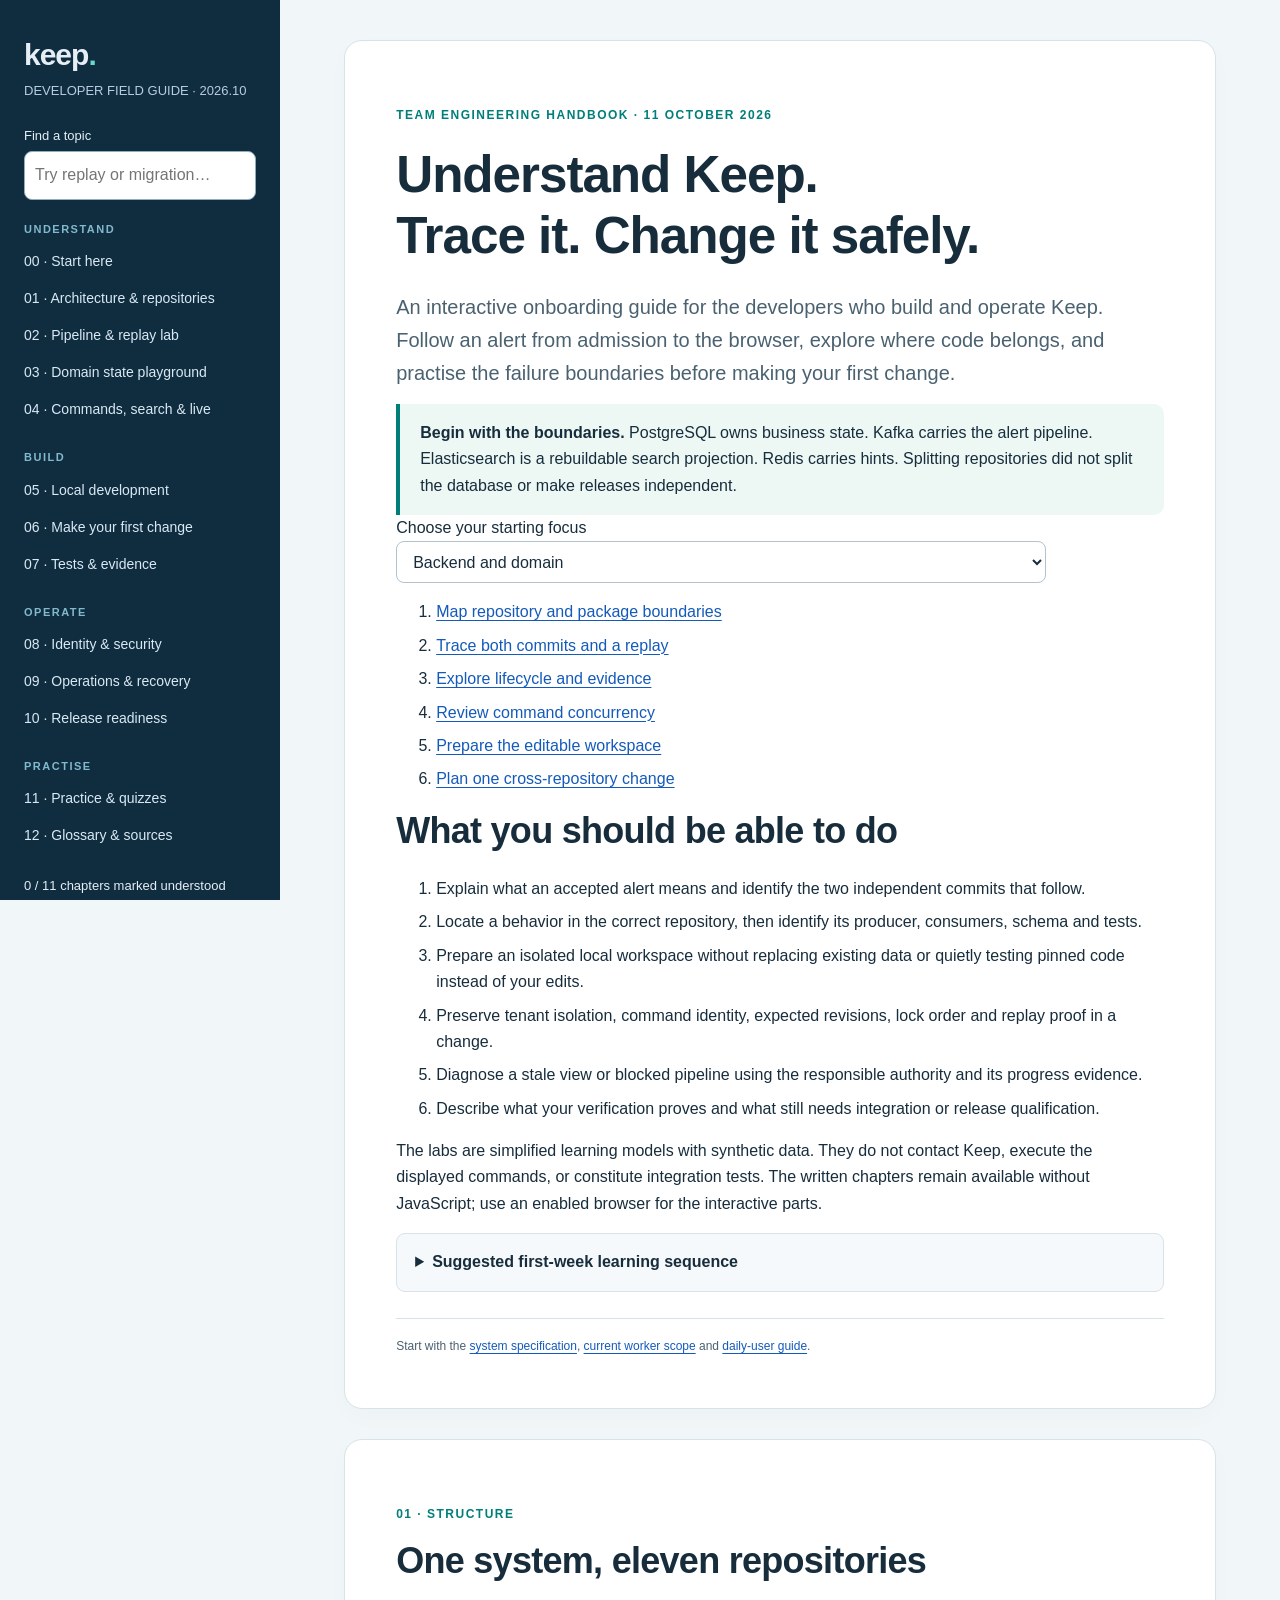
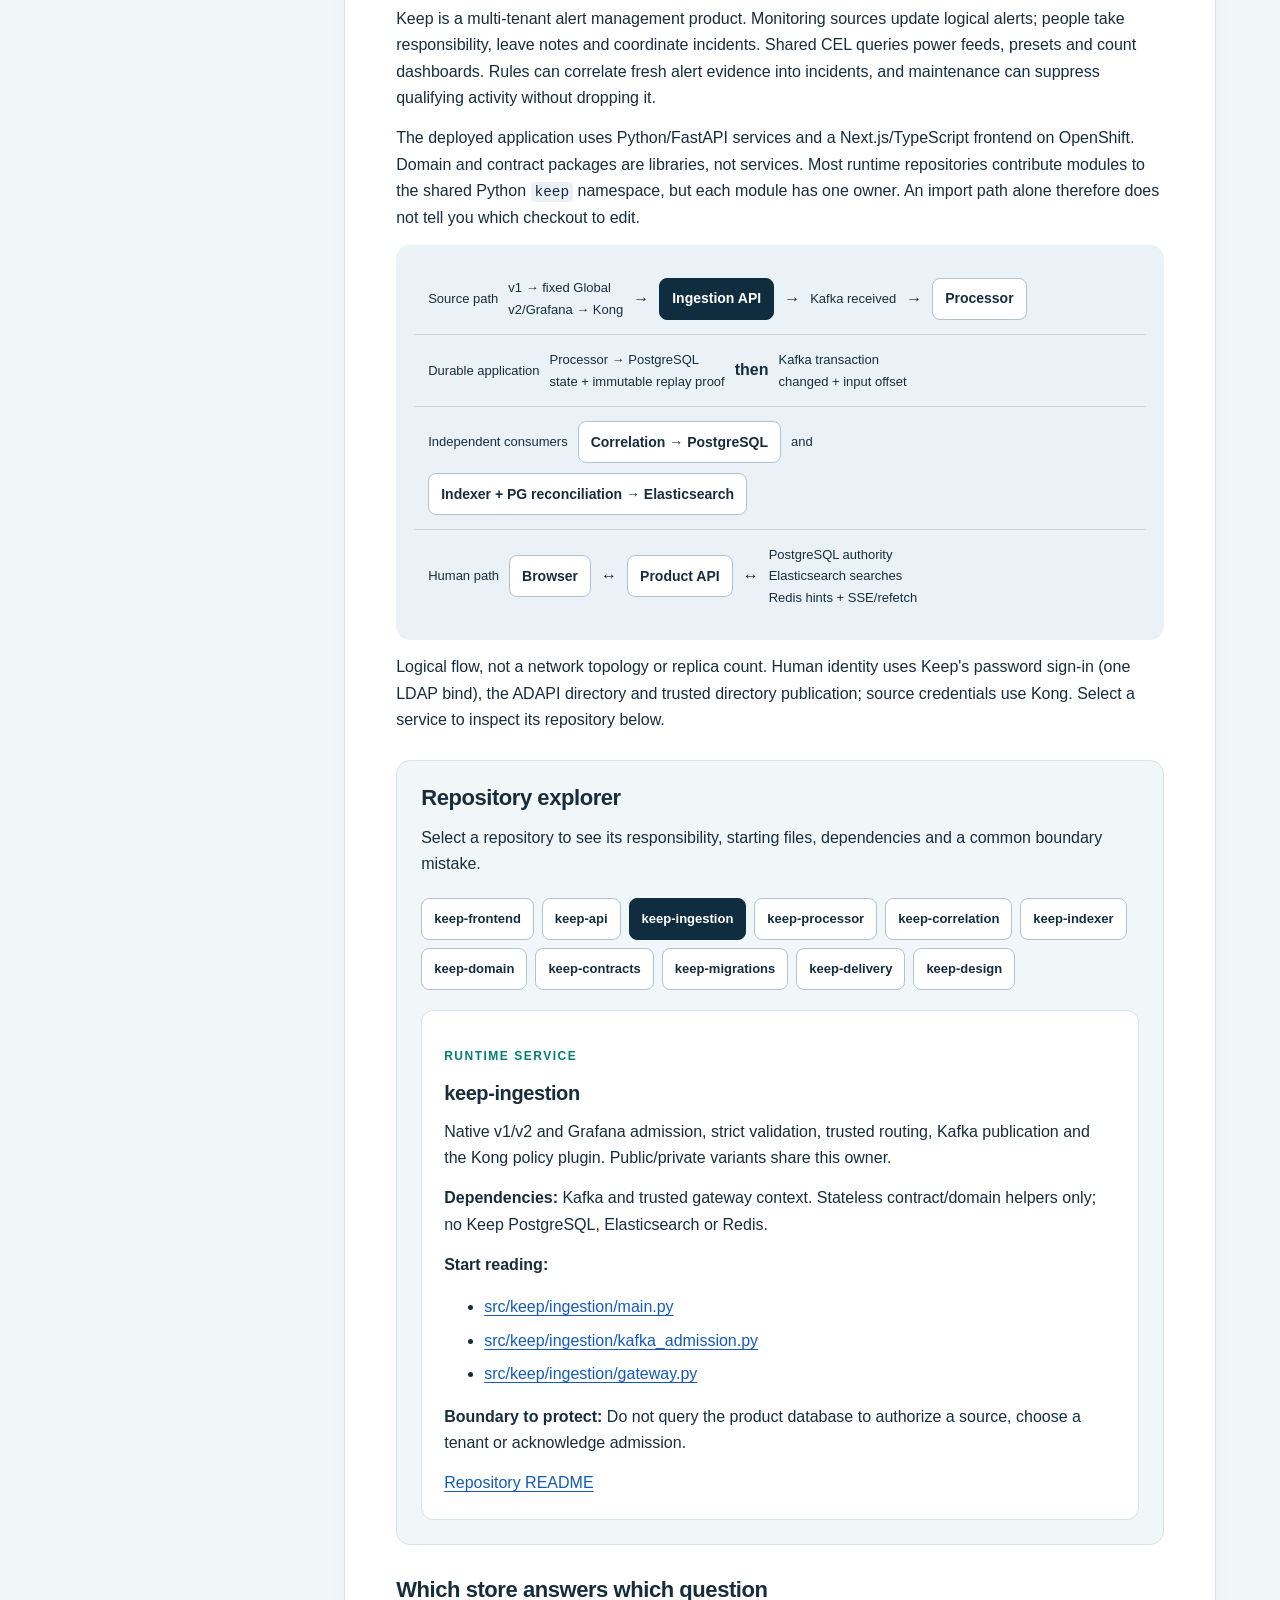
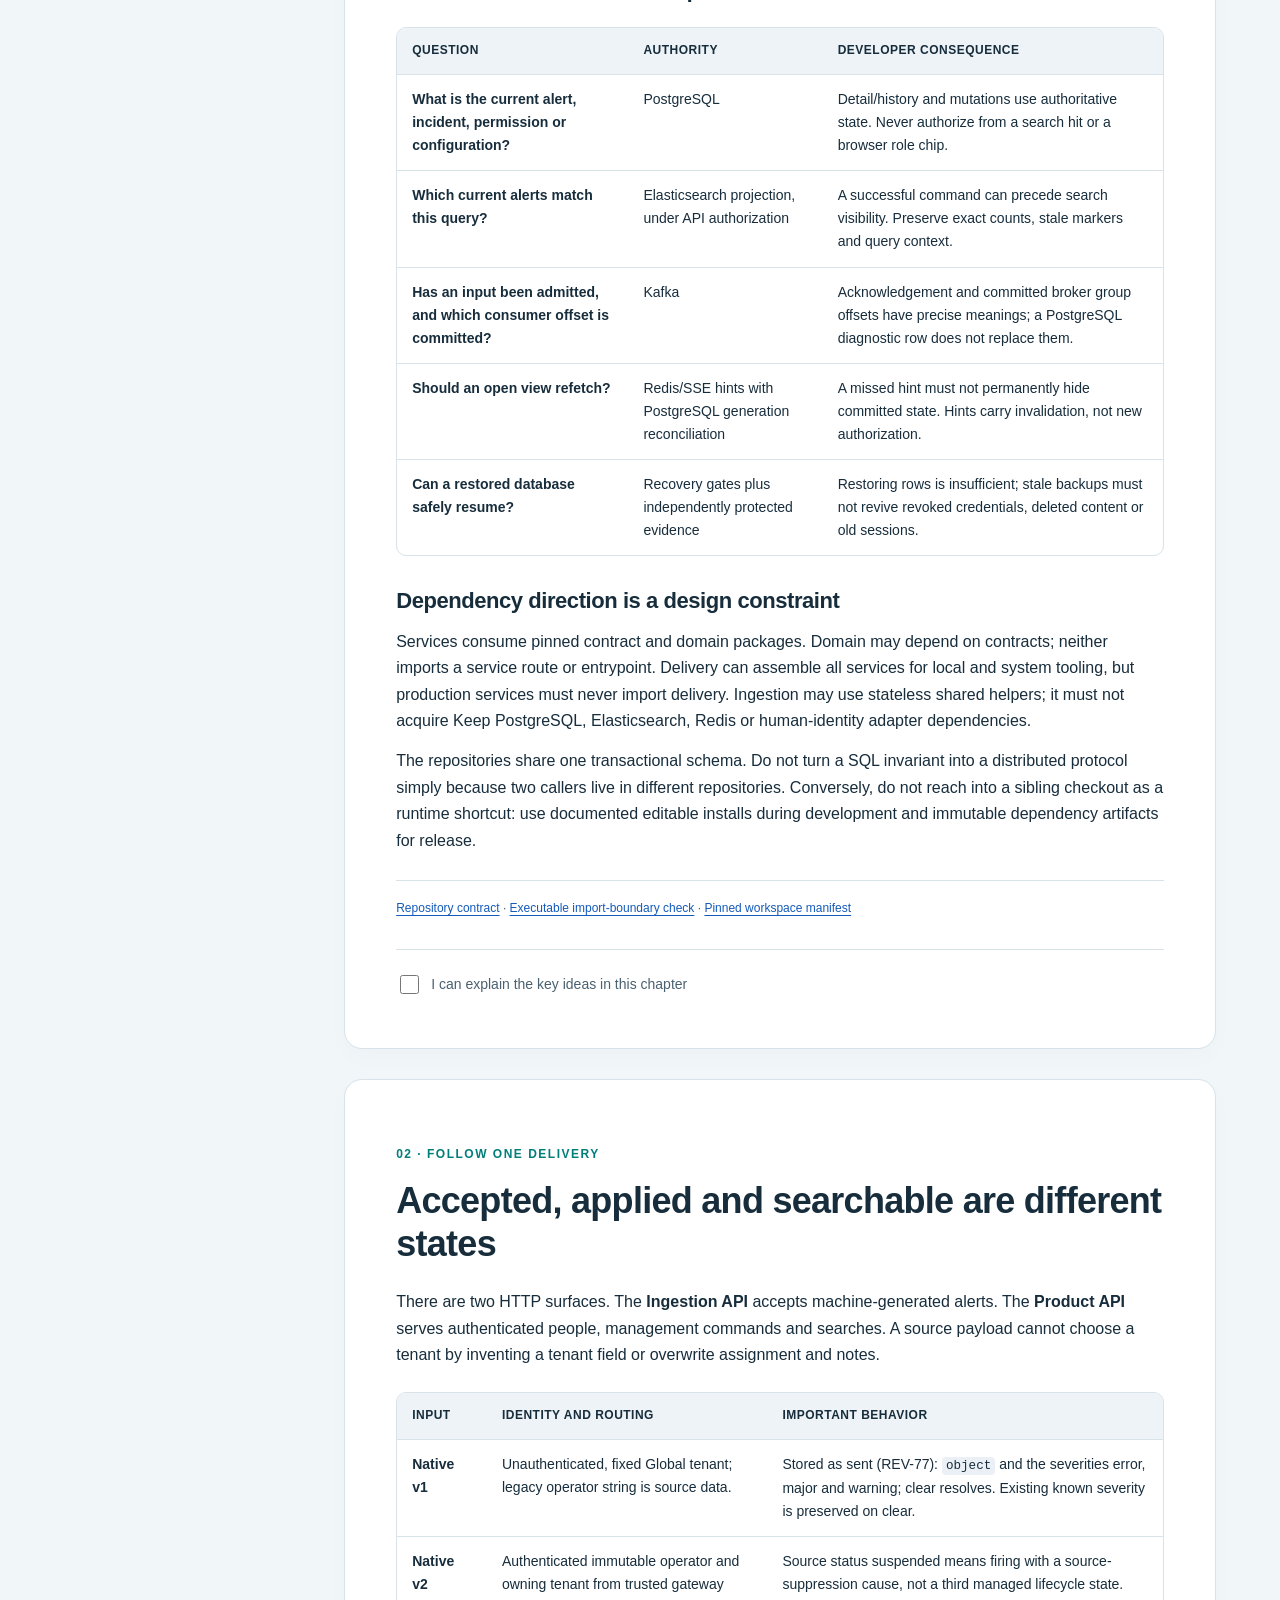
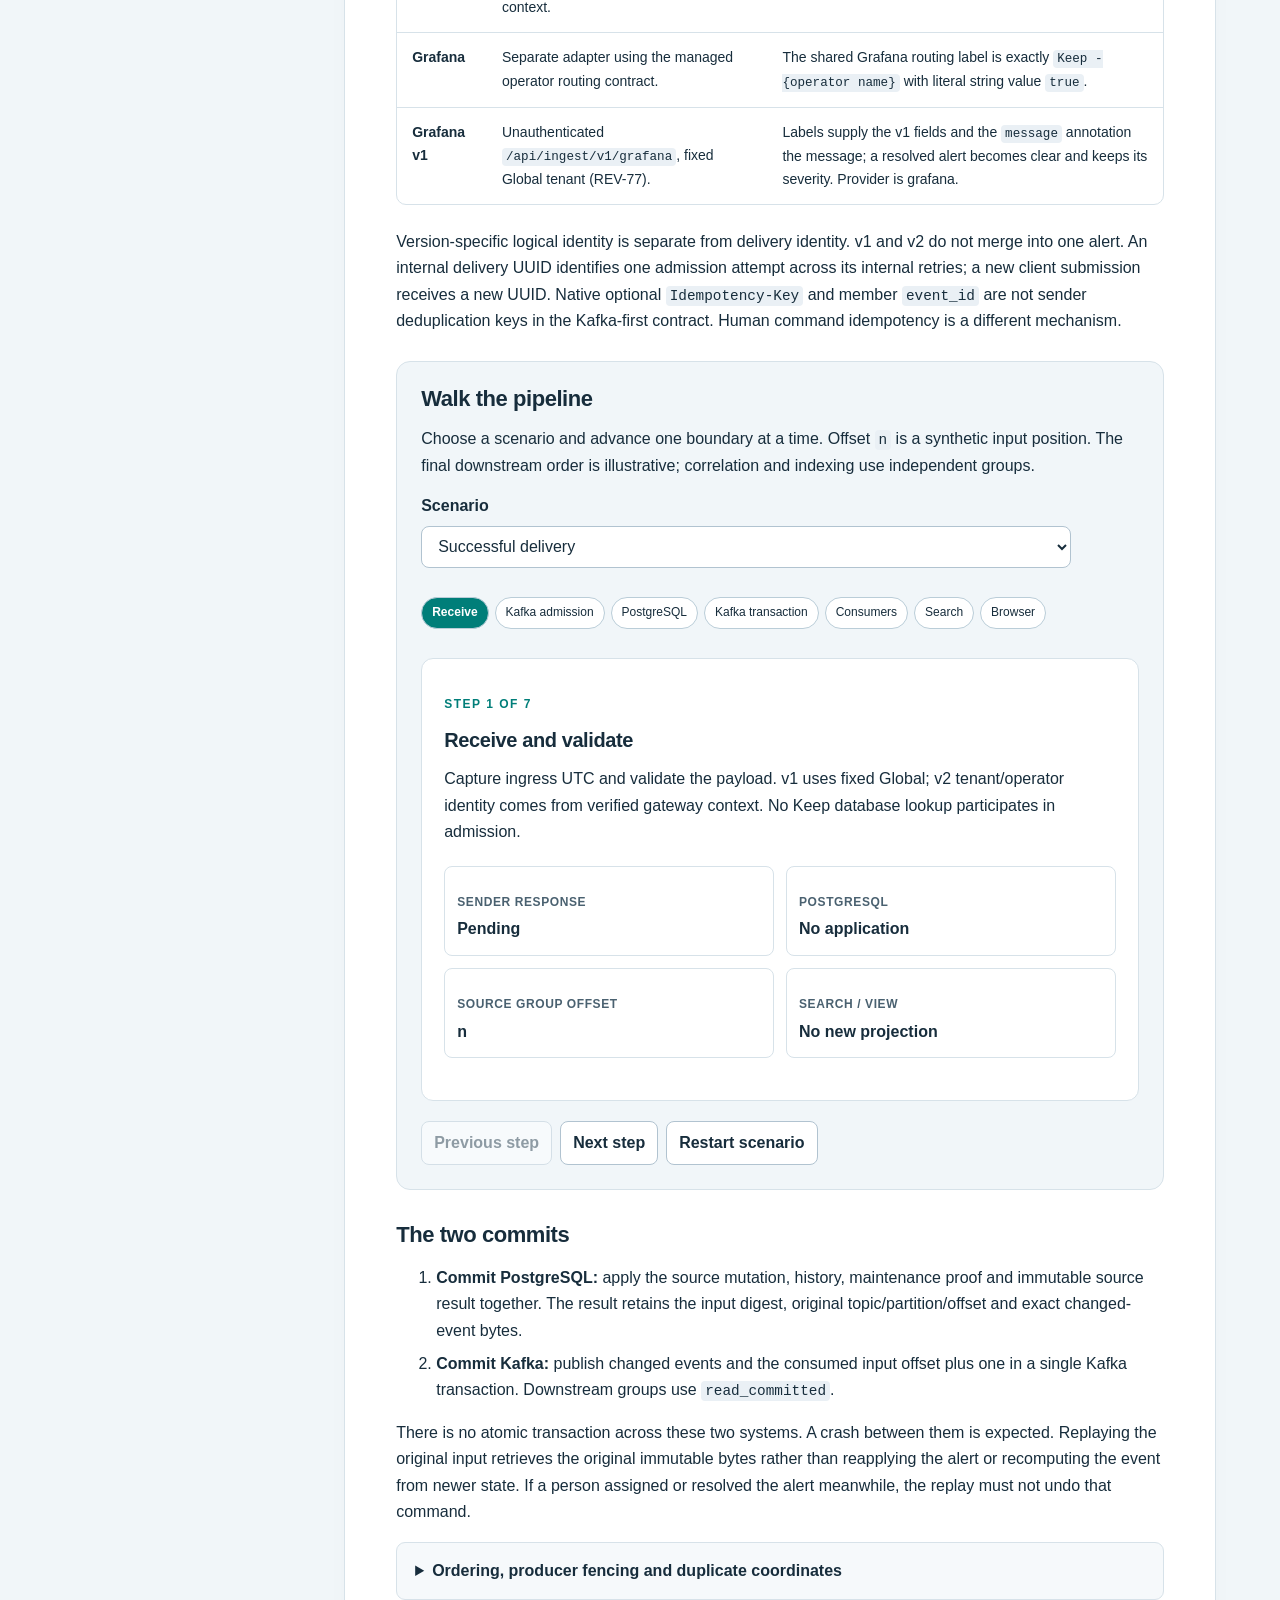
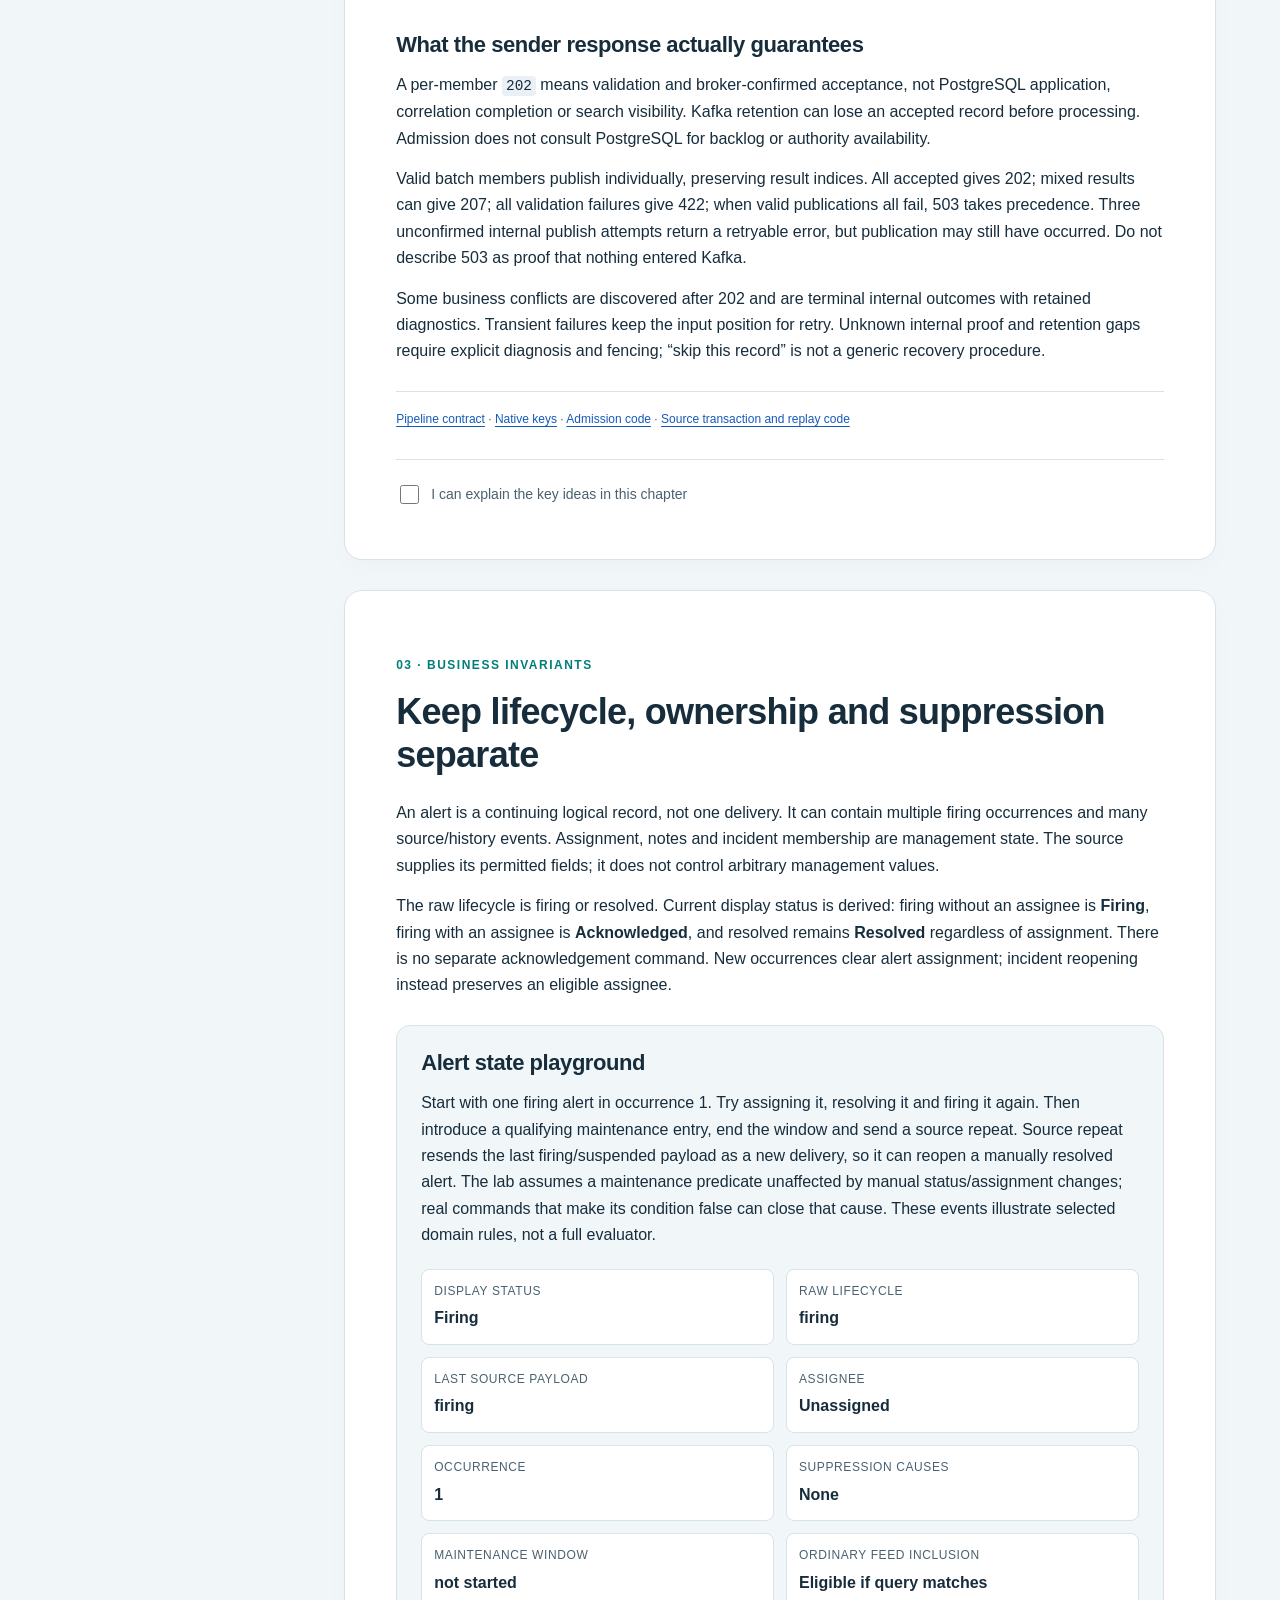
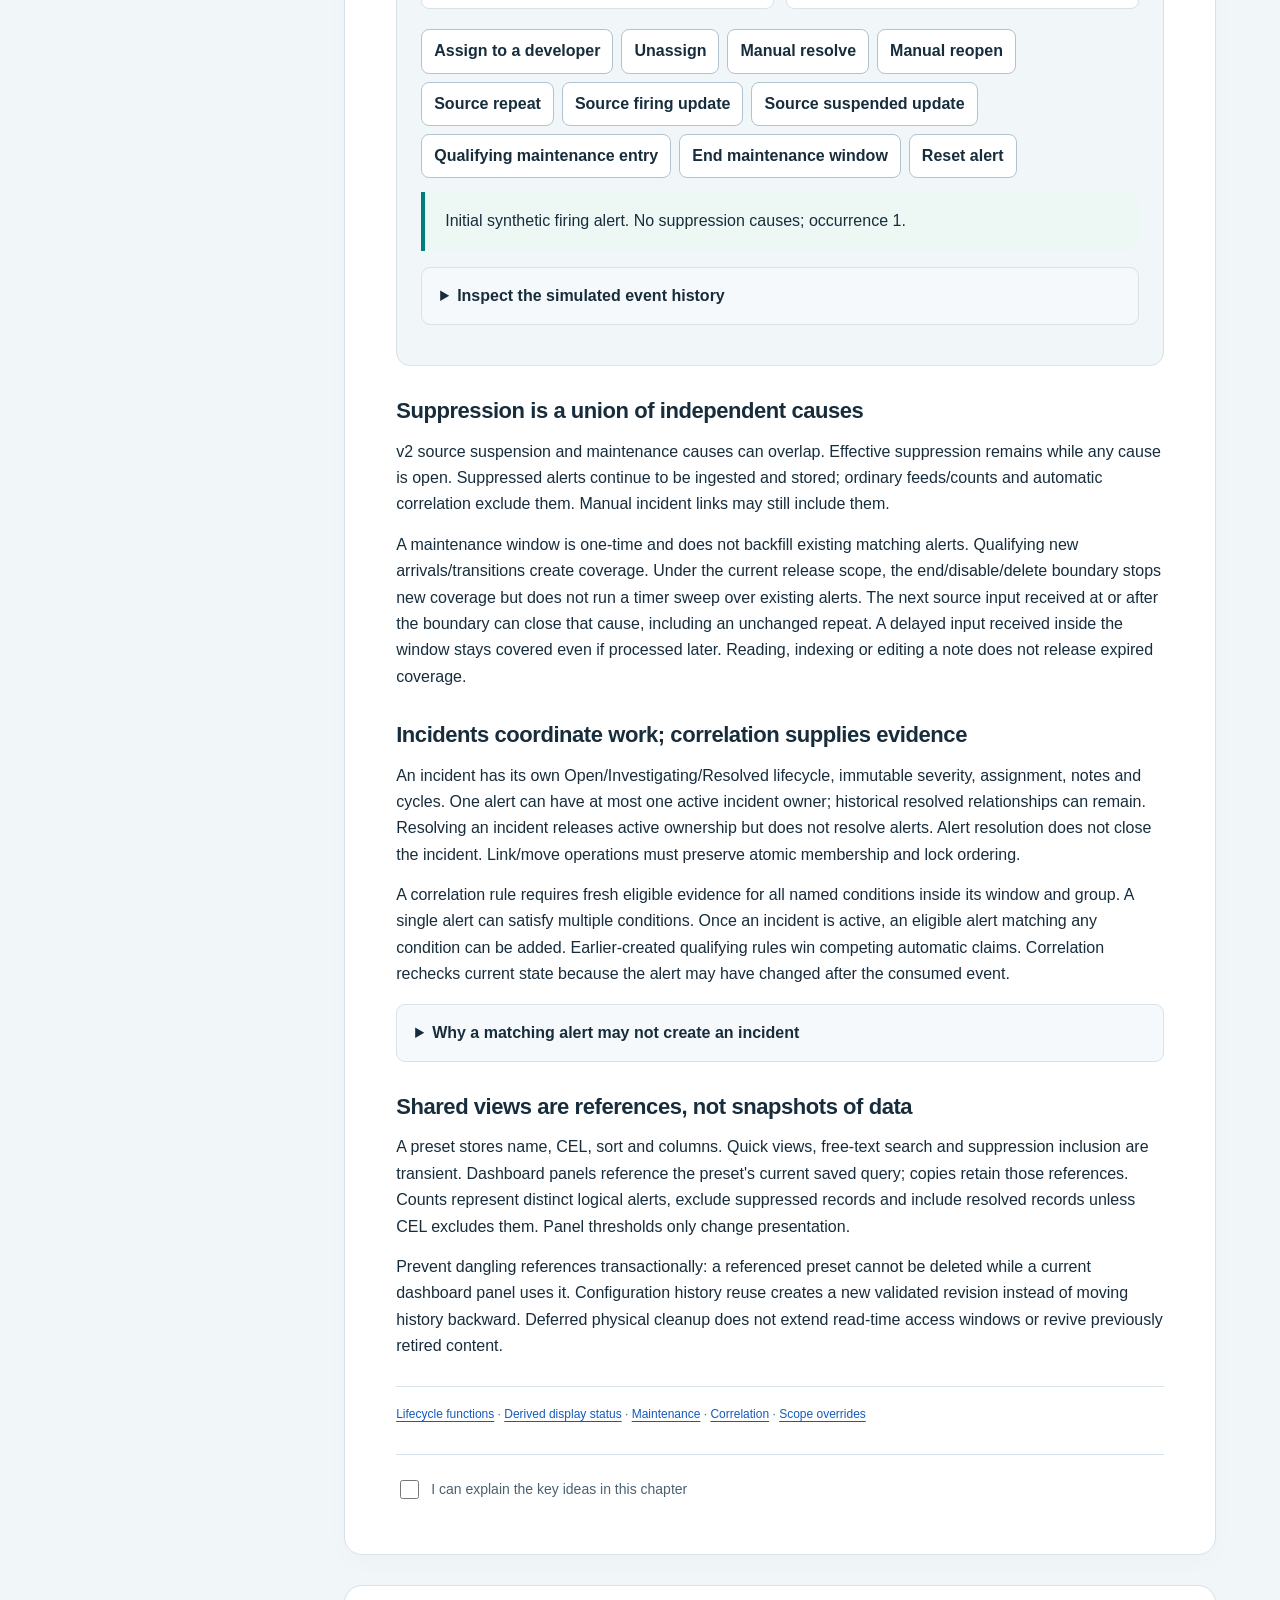
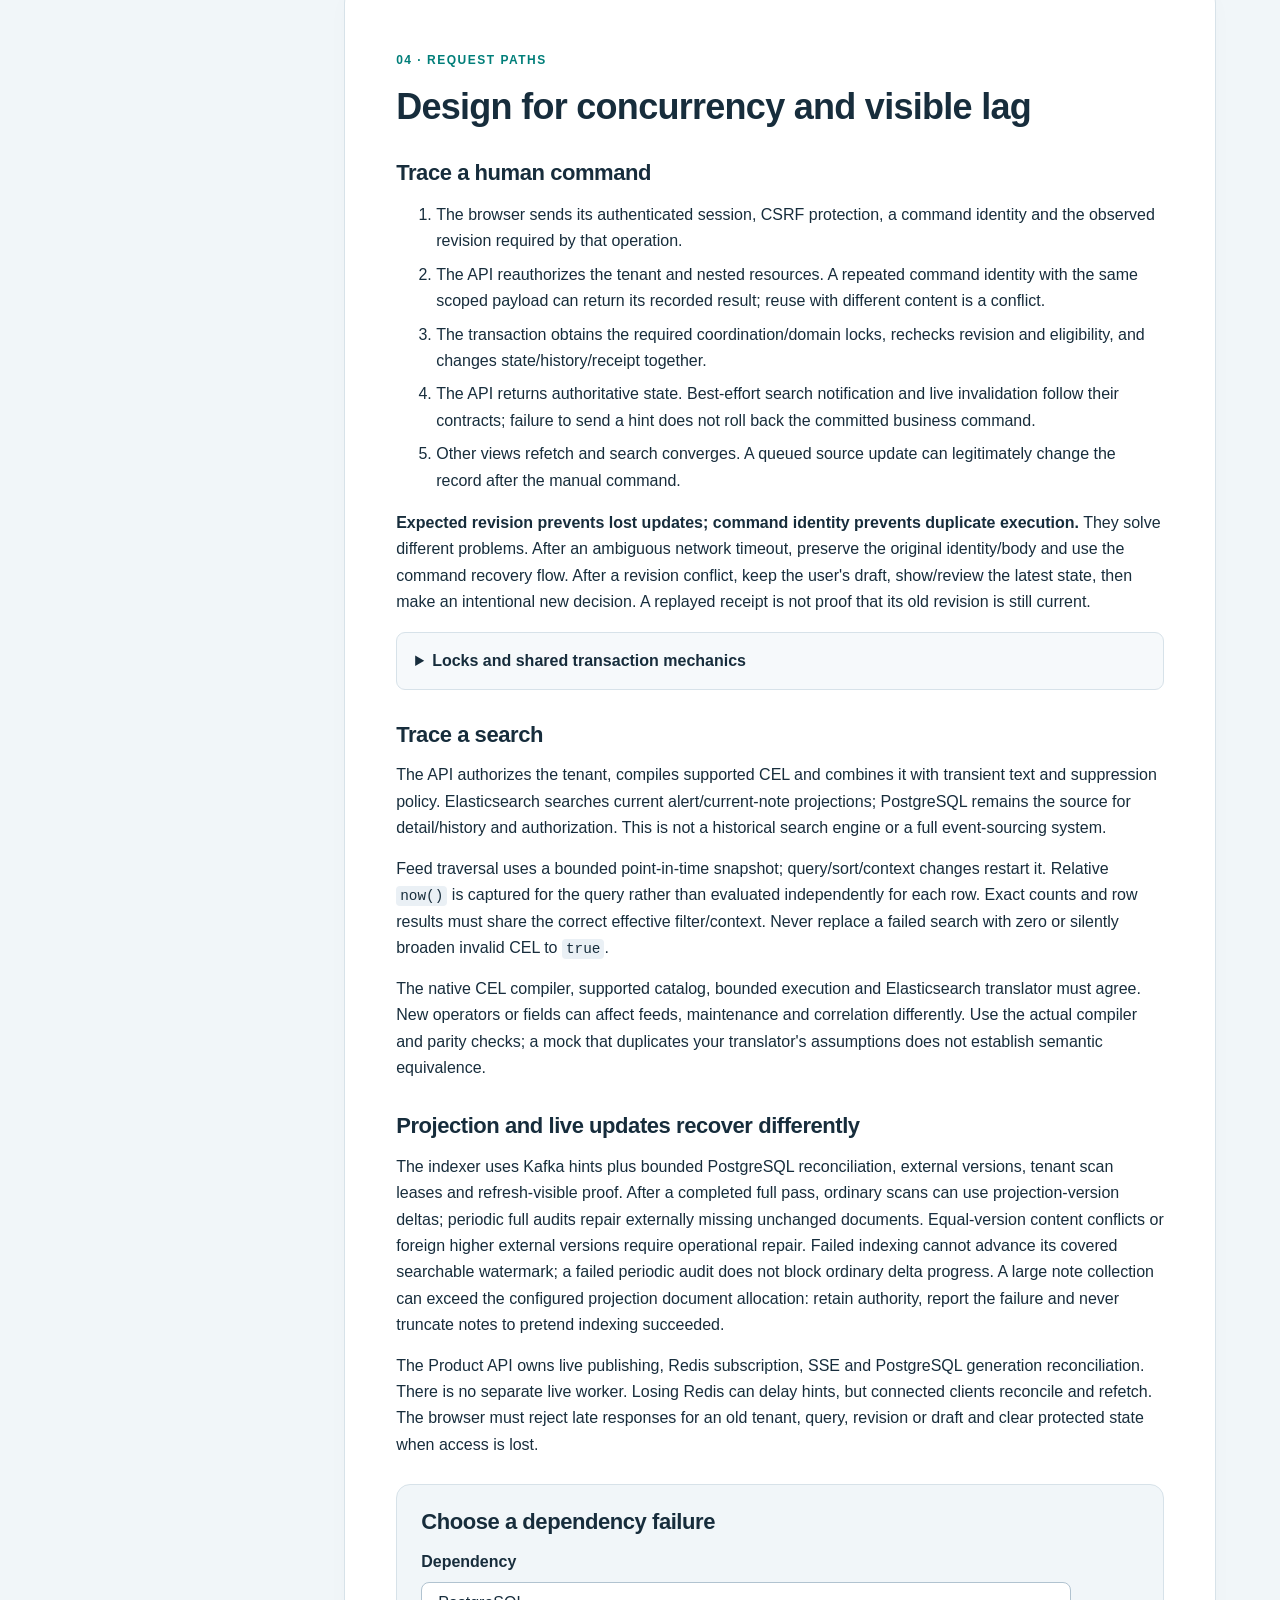
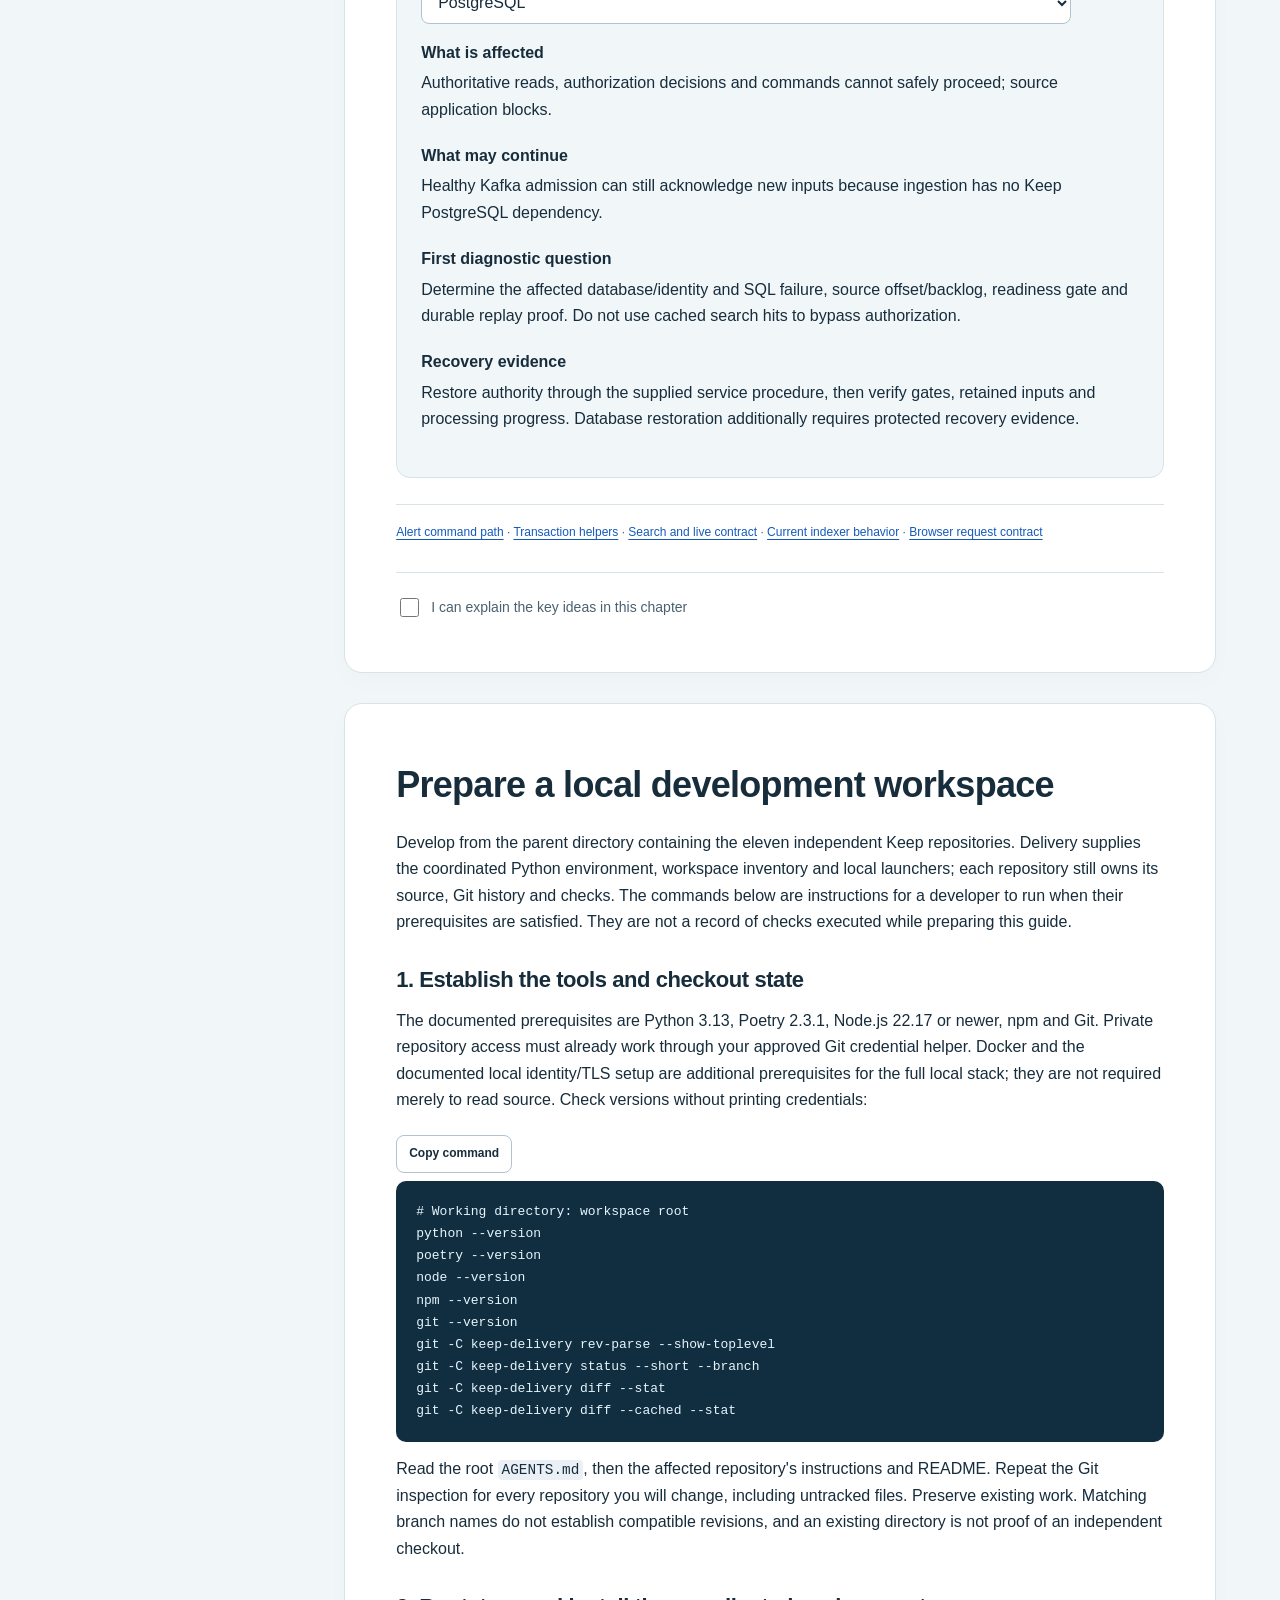
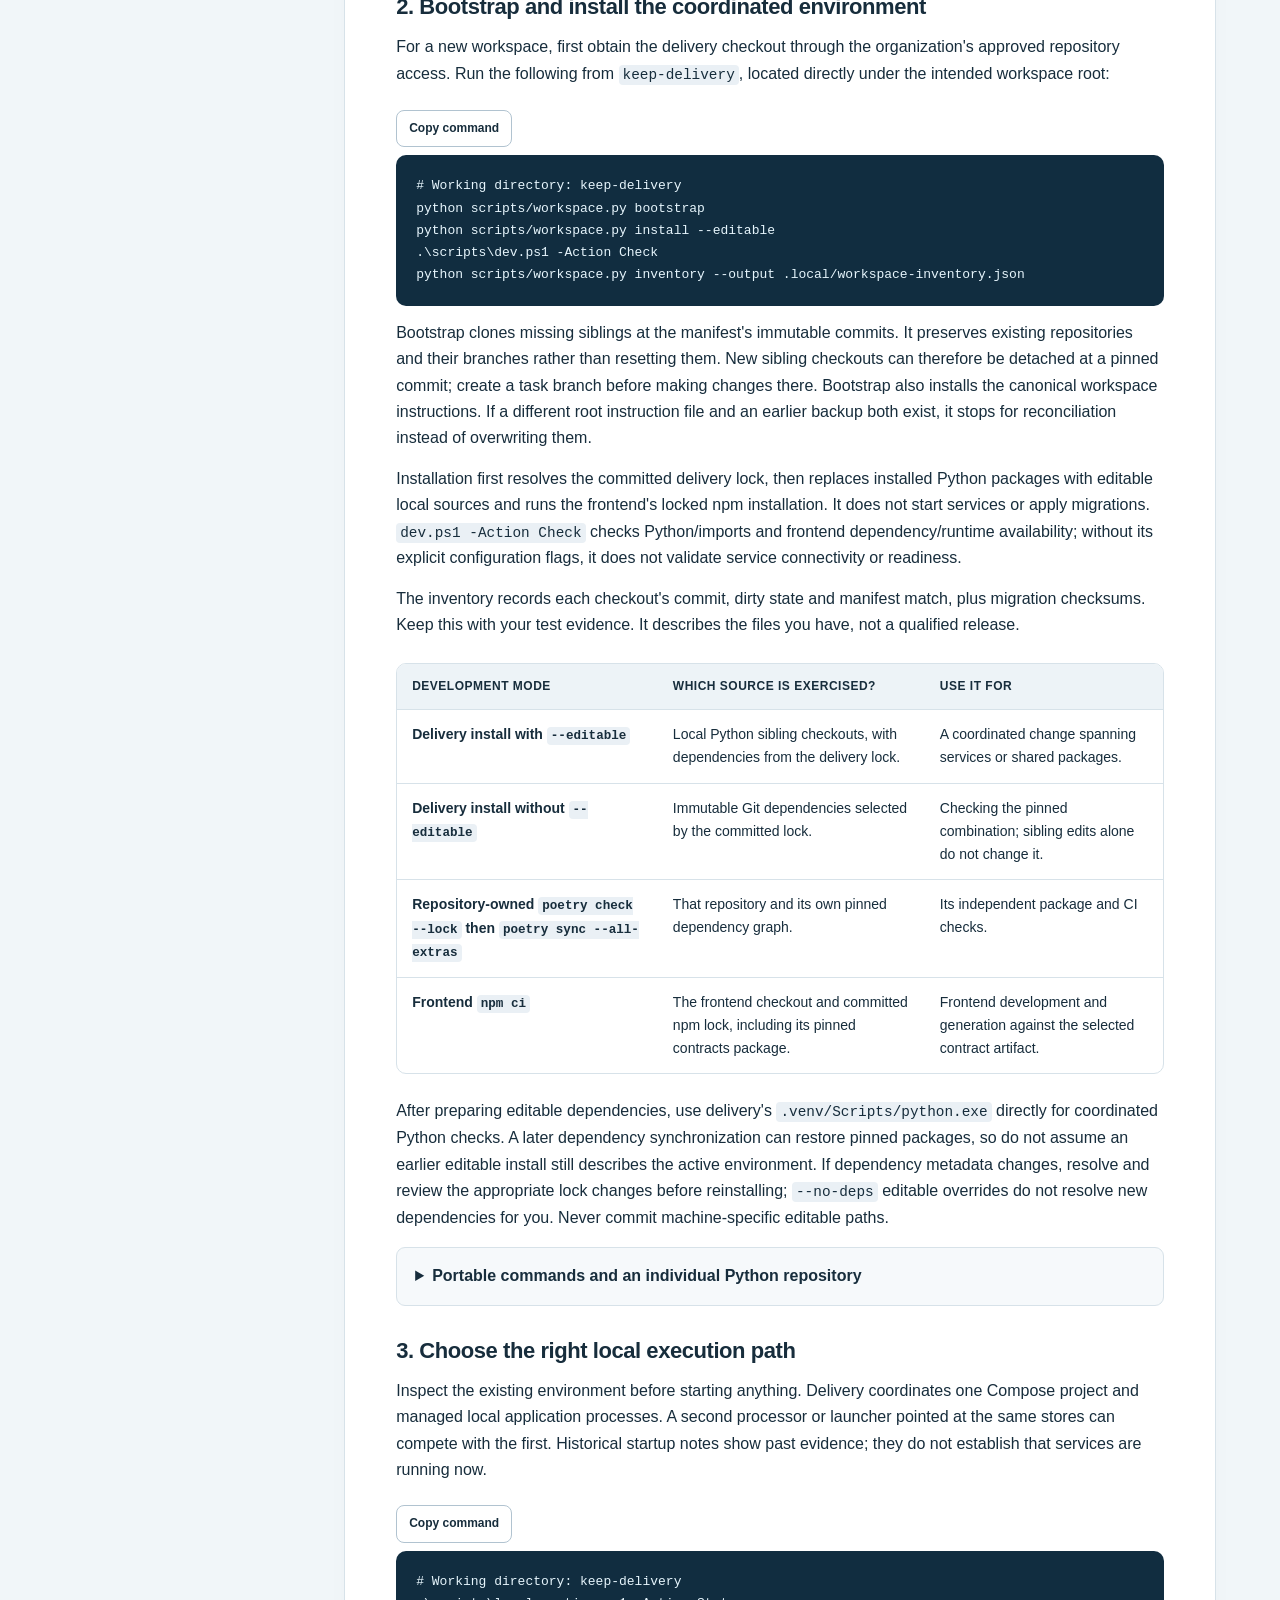
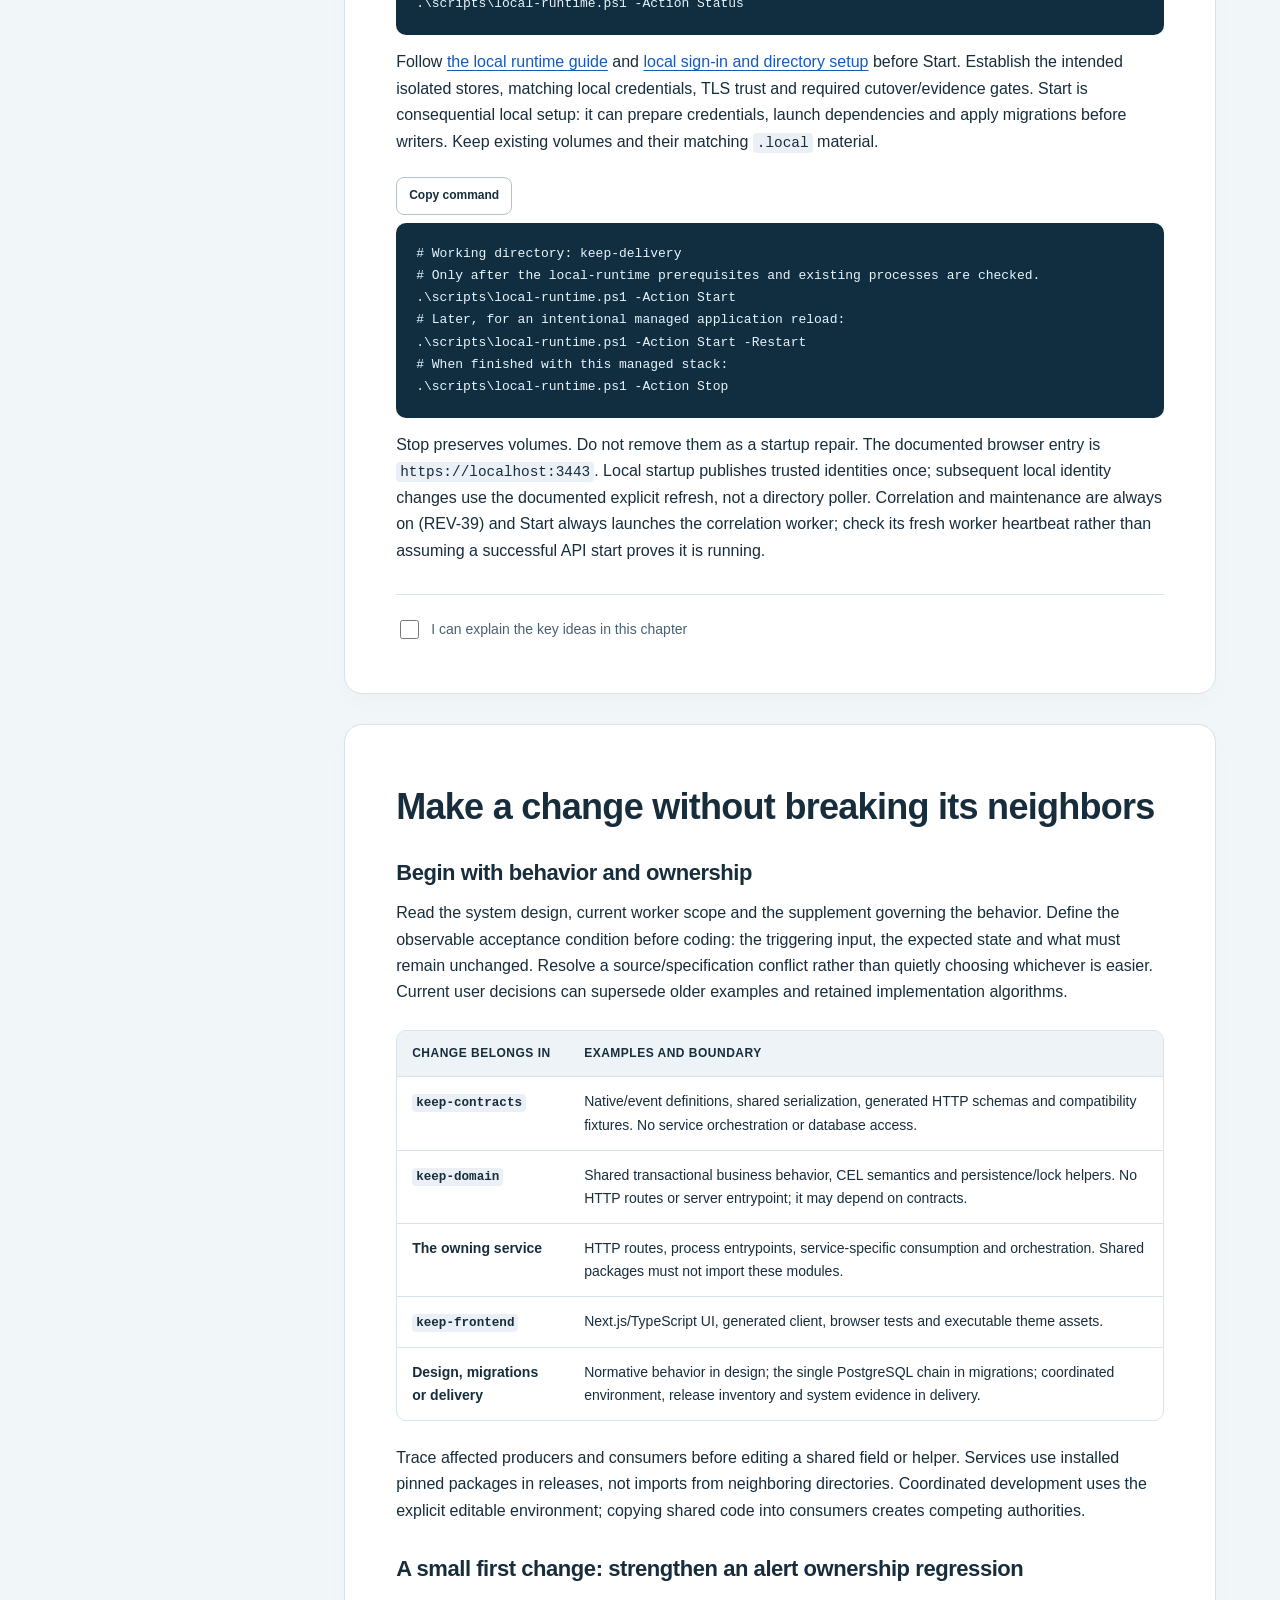
<file: docs/developer-guide/index.html>
<!doctype html>
<html lang="en"><head><meta charset="utf-8"><meta name="viewport" content="width=device-width,initial-scale=1"><meta name="description" content="Interactive Keep developer onboarding: architecture, replay, domain behavior, development, security and operations."><title>Keep · Developer onboarding</title><style>:root{color-scheme:light;--ink:#172d3c;--muted:#4a6170;--blue:#145aba;--teal:#007e79;--line:#d7e2e9;--paper:#fff;--wash:#f1f6f9;--nav:#102d40;font-family:Segoe UI,Arial,sans-serif;line-height:1.65;color:var(--ink);background:var(--wash)}*{box-sizing:border-box}html{scroll-behavior:auto;scroll-padding-top:24px}body{margin:0}a{overflow-wrap:anywhere;color:var(--blue);text-underline-offset:3px}a:hover{color:var(--teal)}button,input,select{font:inherit}button,select{min-height:42px;border:1px solid #b1c3d0;border-radius:8px;background:white;color:var(--ink);padding:8px 12px}button{cursor:pointer;font-weight:600}button:hover{background:#e7f4f4;border-color:var(--teal)}button:disabled{cursor:default;opacity:.45}button[aria-pressed=true]{background:var(--nav);color:white;border-color:var(--nav)}:focus-visible{outline:3px solid #ed8e13;outline-offset:4px}input[type=checkbox],input[type=radio]{width:19px;height:19px;accent-color:var(--teal);flex-shrink:0}select{width:100%;max-width:650px}label{display:block}input[type=search]{width:100%;min-width:0;border-radius:8px;border:1px solid #91aebf;padding:10px;font-size:16px}.skip{position:fixed;left:16px;top:-80px;background:white;padding:10px;z-index:10}.skip:focus{top:12px}.layout{display:grid;grid-template-columns:280px minmax(0,1fr);max-width:1800px;margin:auto}.sidebar{position:sticky;top:0;height:100vh;overflow:auto;background:var(--nav);color:#e5eef5;padding:30px 24px}.brand{font-weight:800;font-size:30px;letter-spacing:-1px}.brand span{color:#69d8c6}.sidebar .subtitle{font-size:13px;color:#b8cddd;margin:0 0 24px}.sidebar a{color:#d9e9f4;text-decoration:none;display:block;padding:7px 0;font-size:14px}.sidebar a:hover{color:white;text-decoration:underline}.sidebar label{font-size:13px;margin-bottom:5px}.sidebar nav{margin:20px 0}.nav-group{font-size:11px;font-weight:700;text-transform:uppercase;letter-spacing:1.5px;color:#81b9cd;margin:20px 0 5px}.sidebar progress{width:100%;height:8px;accent-color:#6fdbc4}.sidebar small{display:block;color:#c2d2dd;font-size:12px}.sidebar #reset-progress{font-size:12px;background:transparent;color:#d9e9f4;margin-top:12px;border-color:#628397}.search-status{font-size:12px}.sidebar #search-results{padding:10px;background:#20455b;border-radius:8px;max-height:230px;overflow:auto}.sidebar #search-results a{font-size:13px}main{min-width:0;padding:40px clamp(20px,5vw,80px) 80px;max-width:1280px}main>section{background:var(--paper);padding:clamp(24px,4vw,52px);border:1px solid var(--line);border-radius:18px;margin-bottom:30px;box-shadow:0 8px 24px #14344905;scroll-margin-top:24px}h1,h2,h3,h4{line-height:1.2;letter-spacing:-.02em}h1{font-size:clamp(34px,4vw,54px);max-width:830px;margin:18px 0 24px}h2{font-size:clamp(27px,3vw,36px);margin:8px 0 24px}h3{font-size:22px;margin:32px 0 14px}h4{font-size:20px;margin:8px 0 14px}p{margin:14px 0}li{margin:7px 0}.eyebrow{color:var(--teal);font-size:12px;letter-spacing:1.5px;text-transform:uppercase;font-weight:800}.lead{font-size:20px;color:var(--muted)}.callout,.result-note{border-left:4px solid var(--teal);padding:16px 20px;background:#edf8f5;border-radius:0 10px 10px 0}.callout p:first-child{margin-top:0}.callout p:last-child{margin-bottom:0}.interactive{background:var(--wash);border:1px solid var(--line);border-radius:14px;padding:24px;margin:26px 0}.interactive>h3:first-child{margin-top:0}.interactive>label{font-weight:600;margin:14px 0 6px}.controls{display:flex;gap:8px;margin-top:20px}.wrap{flex-wrap:wrap}.repo-buttons{display:flex;flex-wrap:wrap;gap:8px;margin:20px 0}.repo-buttons button{font-size:13px}.repo-detail{background:white;border:1px solid var(--line);padding:22px;border-radius:12px;margin-top:18px}.architecture-map{border-radius:14px;background:#eaf2f7;padding:18px}.lane{display:flex;align-items:center;gap:10px;flex-wrap:wrap;padding:14px;border-bottom:1px solid #c7d6e0}.lane:last-child{border:0}.lane>span,.lane>strong{font-size:13px}.lane button{font-size:14px}.pipeline-stages{list-style:none;display:flex;flex-wrap:wrap;gap:6px;padding:0;margin:22px 0}.pipeline-stages li{font-size:12px;border-radius:20px;padding:5px 10px;border:1px solid #bacdd8;background:white}.pipeline-stages li.current{color:white;background:var(--teal);font-weight:700}.result-panel{background:white;border:1px solid var(--line);border-radius:12px;padding:22px}.facts,.state-grid{display:grid;grid-template-columns:repeat(2,minmax(0,1fr));gap:12px;margin:20px 0}.facts>div,.state-grid>div{border:1px solid var(--line);background:white;padding:12px;border-radius:8px}.facts dt,.state-grid span{display:block;font-size:12px;text-transform:uppercase;letter-spacing:.6px;color:var(--muted)}.facts dd{margin:4px 0 0;font-weight:600}.state-grid strong{display:block;margin-top:4px}dt{font-weight:700;margin-top:14px}dd{margin:4px 0 20px}.table-scroll{overflow:auto;margin:24px 0;border:1px solid var(--line);border-radius:10px}table{border-collapse:collapse;width:100%;font-size:14px}th,td{padding:13px 15px;text-align:left;vertical-align:top;border-bottom:1px solid var(--line)}th{background:#edf3f7;font-size:12px;text-transform:uppercase;letter-spacing:.5px}tr:last-child td{border:0}td:first-child{font-weight:600}td code{overflow-wrap:anywhere}code{font-family:Consolas,monospace;font-size:.9em;background:#eaf0f5;padding:2px 4px;border-radius:4px;overflow-wrap:anywhere}pre{overflow:auto;background:#112d40;color:#e6f5fc;padding:20px;border-radius:10px;font-size:13px;line-height:1.7;margin-top:8px}pre code{background:none;padding:0;font-size:inherit;overflow-wrap:normal}.copy{font-size:12px;min-height:32px;margin-top:8px}.sources{font-size:12px;color:var(--muted);border-top:1px solid var(--line);padding-top:18px;margin-top:26px}.sources a{display:inline}details{background:#f6f9fb;border:1px solid var(--line);border-radius:9px;padding:15px 18px;margin:16px 0}summary{font-weight:600;cursor:pointer}details[open] summary{margin-bottom:14px}.completion{display:flex;align-items:center;gap:9px;border-top:1px solid var(--line);padding-top:22px;margin-top:30px;font-size:14px;color:var(--muted)}.quiz{border:1px solid var(--line);border-radius:12px;padding:22px;margin:18px 0}.quiz fieldset{border:0;padding:0;margin:0 0 14px}.quiz legend{font-weight:700;margin-bottom:12px}.quiz label{display:flex;align-items:flex-start;gap:8px;border:1px solid var(--line);border-radius:8px;padding:12px;margin:8px 0;font-size:14px}.feedback:empty{display:none}.feedback{font-size:14px;padding:14px;background:#fff3dd;border-radius:8px}.feedback[data-correct=true]{background:#e5f6ec}.footer{font-size:12px;color:var(--muted);padding:0 12px}.noscript{background:#fff0d8;padding:16px;border-radius:10px}.sr-only{position:absolute;width:1px;height:1px;padding:0;margin:-1px;overflow:hidden;clip:rect(0,0,0,0);white-space:nowrap;border:0}@media(max-width:1050px){.layout{grid-template-columns:230px minmax(0,1fr)}.sidebar{padding:24px 18px}main{padding:24px 20px}.facts,.state-grid{grid-template-columns:1fr 1fr}}@media(max-width:760px){html{scroll-behavior:auto}.layout{display:block}.sidebar{position:static;height:auto;padding:24px}.sidebar nav{display:grid;grid-template-columns:1fr 1fr;gap:0 16px}.nav-group{grid-column:1/-1}.sidebar .progress-area{max-width:480px}main{padding:18px 12px}main>section{padding:24px 19px;border-radius:12px}.interactive{padding:17px}.facts,.state-grid{grid-template-columns:1fr}.controls{flex-wrap:wrap}h1{font-size:36px}h2{font-size:28px}.table-scroll{font-size:13px}td,th{min-width:135px;padding:10px}button,select{font-size:16px}.lane{padding:10px 0}pre{padding:14px;font-size:12px}.quiz{padding:15px}.quiz label{font-size:14px}}@media(prefers-reduced-motion:reduce){html{scroll-behavior:auto}}@media print{.sidebar,.skip,.controls,.repo-buttons,.completion,.copy,.quiz button{display:none!important}.layout{display:block}main{padding:0;max-width:none}main>section{border:0;box-shadow:none;padding:12px 0;break-before:page}.interactive{break-inside:avoid}body{background:white;font-size:10pt}a{color:inherit}pre{white-space:pre-wrap;color:black;background:#eee}h1{font-size:30pt}h2{font-size:22pt}}
</style></head>
<body><a class="skip" href="#start">Skip to guide</a><div class="layout"><aside class="sidebar" aria-label="Guide navigation"><div class="brand">keep<span>.</span></div><p class="subtitle">DEVELOPER FIELD GUIDE · 2026.10</p><label for="topic-search">Find a topic</label><input id="topic-search" type="search" placeholder="Try replay or migration…" autocomplete="off"><p id="search-count" class="search-status" aria-live="polite"></p><div id="search-results" hidden></div><nav aria-label="Chapters"><p class="nav-group">Understand</p><a href="#start">00 · Start here</a>
<a href="#architecture">01 · Architecture &amp; repositories</a>
<a href="#pipeline">02 · Pipeline &amp; replay lab</a>
<a href="#domain-model">03 · Domain state playground</a>
<a href="#read-write">04 · Commands, search &amp; live</a>
<p class="nav-group">Build</p><a href="#local-development">05 · Local development</a>
<a href="#change-workflow">06 · Make your first change</a>
<a href="#verification">07 · Tests &amp; evidence</a>
<p class="nav-group">Operate</p><a href="#identity-security">08 · Identity &amp; security</a>
<a href="#operations">09 · Operations &amp; recovery</a>
<a href="#release-readiness">10 · Release readiness</a>
<p class="nav-group">Practise</p><a href="#labs">11 · Practice &amp; quizzes</a>
<a href="#sources">12 · Glossary &amp; sources</a></nav><div class="progress-area"><label for="reading-progress" id="reading-progress-text">Reading progress</label><progress id="reading-progress" value="0" max="11"></progress><small id="progress-storage"></small><button id="reset-progress">Reset reading progress</button></div></aside><main id="main"><noscript><p class="noscript">Enable JavaScript for the simulators, quiz feedback, topic search and local progress. The explanatory chapters and source links remain readable.</p></noscript><section id="start" data-title="Start here and learning path">
<p class="eyebrow">Team engineering handbook · 11 October 2026</p>
<h1>Understand Keep.<br>Trace it. Change it safely.</h1>
<p class="lead">An interactive onboarding guide for the developers who build and operate Keep. Follow an alert from admission to the browser, explore where code belongs, and practise the failure boundaries before making your first change.</p>
<div class="callout"><strong>Begin with the boundaries.</strong> PostgreSQL owns business state. Kafka carries the alert pipeline. Elasticsearch is a rebuildable search projection. Redis carries hints. Splitting repositories did not split the database or make releases independent.</div>
<div class="learning-path"><label for="learning-track">Choose your starting focus</label><select id="learning-track"><option value="backend">Backend and domain</option><option value="frontend">Frontend and product experience</option><option value="operations">Operations and integration</option></select><div id="track-result" aria-live="polite"></div></div>
<h2>What you should be able to do</h2>
<ol><li>Explain what an accepted alert means and identify the two independent commits that follow.</li><li>Locate a behavior in the correct repository, then identify its producer, consumers, schema and tests.</li><li>Prepare an isolated local workspace without replacing existing data or quietly testing pinned code instead of your edits.</li><li>Preserve tenant isolation, command identity, expected revisions, lock order and replay proof in a change.</li><li>Diagnose a stale view or blocked pipeline using the responsible authority and its progress evidence.</li><li>Describe what your verification proves and what still needs integration or release qualification.</li></ol>
<p>The labs are simplified learning models with synthetic data. They do not contact Keep, execute the displayed commands, or constitute integration tests. The written chapters remain available without JavaScript; use an enabled browser for the interactive parts.</p>
<details><summary>Suggested first-week learning sequence</summary><ol><li><strong>Orient:</strong> read the product model and architecture; explain the repository split back to a teammate.</li><li><strong>Trace:</strong> use the pipeline lab, then read the actual admission and source-consumer functions it links.</li><li><strong>Run:</strong> follow local development in an approved isolated environment and record your exact revision combination.</li><li><strong>Change:</strong> make one bounded improvement, identify affected consumers, and run its meaningful checks.</li><li><strong>Review:</strong> walk through an uncertain command and a projection outage with your onboarding partner. Finish the knowledge checks and discuss any wrong answers.</li></ol><p>This is a suggested sequence, not an estimate or a release gate. Completion checkboxes track your reading, not technical qualification.</p></details>
<div class="sources">Start with the <a href="../../../keep-design/specs/spec-alerts-management-system.md">system specification</a>, <a href="../../../keep-design/specs/spec-worker-scope.md">current worker scope</a> and <a href="../client-guide/index.html">daily-user guide</a>.</div>
</section>

<section id="architecture" data-title="Architecture and repository explorer">
<p class="eyebrow">01 · Structure</p><h2>One system, eleven repositories</h2>
<p>Keep is a multi-tenant alert management product. Monitoring sources update logical alerts; people take responsibility, leave notes and coordinate incidents. Shared CEL queries power feeds, presets and count dashboards. Rules can correlate fresh alert evidence into incidents, and maintenance can suppress qualifying activity without dropping it.</p>
<p>The deployed application uses Python/FastAPI services and a Next.js/TypeScript frontend on OpenShift. Domain and contract packages are libraries, not services. Most runtime repositories contribute modules to the shared Python <code>keep</code> namespace, but each module has one owner. An import path alone therefore does not tell you which checkout to edit.</p>
<div class="architecture-map" aria-label="System flow">
<div class="lane"><span class="lane-label">Source path</span><span>v1 → fixed Global<br>v2/Grafana → Kong</span><b aria-hidden="true">→</b><button data-repo="keep-ingestion">Ingestion API</button><b aria-hidden="true">→</b><span>Kafka received</span><b aria-hidden="true">→</b><button data-repo="keep-processor">Processor</button></div>
<div class="lane"><span class="lane-label">Durable application</span><span>Processor → PostgreSQL<br>state + immutable replay proof</span><b aria-hidden="true">then</b><span>Kafka transaction<br>changed + input offset</span></div>
<div class="lane"><span class="lane-label">Independent consumers</span><button data-repo="keep-correlation">Correlation → PostgreSQL</button><span>and</span><button data-repo="keep-indexer">Indexer + PG reconciliation → Elasticsearch</button></div>
<div class="lane"><span class="lane-label">Human path</span><button data-repo="keep-frontend">Browser</button><b aria-hidden="true">↔</b><button data-repo="keep-api">Product API</button><b aria-hidden="true">↔</b><span>PostgreSQL authority<br>Elasticsearch searches<br>Redis hints + SSE/refetch</span></div>
</div>
<p class="caption">Logical flow, not a network topology or replica count. Human identity uses Keep's password sign-in (one LDAP bind), the ADAPI directory and trusted directory publication; source credentials use Kong. Select a service to inspect its repository below.</p>
<div class="interactive"><h3>Repository explorer</h3><p>Select a repository to see its responsibility, starting files, dependencies and a common boundary mistake.</p><div id="repo-buttons" class="repo-buttons" aria-label="Repositories"></div><div id="repo-detail" class="repo-detail" aria-live="polite"></div></div>
<h3>Which store answers which question</h3>
<div class="table-scroll"><table><thead><tr><th>Question</th><th>Authority</th><th>Developer consequence</th></tr></thead><tbody>
<tr><td>What is the current alert, incident, permission or configuration?</td><td>PostgreSQL</td><td>Detail/history and mutations use authoritative state. Never authorize from a search hit or a browser role chip.</td></tr>
<tr><td>Which current alerts match this query?</td><td>Elasticsearch projection, under API authorization</td><td>A successful command can precede search visibility. Preserve exact counts, stale markers and query context.</td></tr>
<tr><td>Has an input been admitted, and which consumer offset is committed?</td><td>Kafka</td><td>Acknowledgement and committed broker group offsets have precise meanings; a PostgreSQL diagnostic row does not replace them.</td></tr>
<tr><td>Should an open view refetch?</td><td>Redis/SSE hints with PostgreSQL generation reconciliation</td><td>A missed hint must not permanently hide committed state. Hints carry invalidation, not new authorization.</td></tr>
<tr><td>Can a restored database safely resume?</td><td>Recovery gates plus independently protected evidence</td><td>Restoring rows is insufficient; stale backups must not revive revoked credentials, deleted content or old sessions.</td></tr>
</tbody></table></div>
<h3>Dependency direction is a design constraint</h3>
<p>Services consume pinned contract and domain packages. Domain may depend on contracts; neither imports a service route or entrypoint. Delivery can assemble all services for local and system tooling, but production services must never import delivery. Ingestion may use stateless shared helpers; it must not acquire Keep PostgreSQL, Elasticsearch, Redis or human-identity adapter dependencies.</p>
<p>The repositories share one transactional schema. Do not turn a SQL invariant into a distributed protocol simply because two callers live in different repositories. Conversely, do not reach into a sibling checkout as a runtime shortcut: use documented editable installs during development and immutable dependency artifacts for release.</p>
<div class="sources"><a href="../../../keep-design/specs/spec-repository-layout.md">Repository contract</a> · <a href="../../qualification/verify_boundaries.py">Executable import-boundary check</a> · <a href="../../workspace/manifest.json">Pinned workspace manifest</a></div>
</section>

<section id="pipeline" data-title="Alert pipeline and replay lab">
<p class="eyebrow">02 · Follow one delivery</p><h2>Accepted, applied and searchable are different states</h2>
<p>There are two HTTP surfaces. The <strong>Ingestion API</strong> accepts machine-generated alerts. The <strong>Product API</strong> serves authenticated people, management commands and searches. A source payload cannot choose a tenant by inventing a tenant field or overwrite assignment and notes.</p>
<div class="table-scroll"><table><thead><tr><th>Input</th><th>Identity and routing</th><th>Important behavior</th></tr></thead><tbody><tr><td>Native v1</td><td>Unauthenticated, fixed Global tenant; legacy operator string is source data.</td><td>Stored as sent (REV-77): <code>object</code> and the severities error, major and warning; clear resolves. Existing known severity is preserved on clear.</td></tr><tr><td>Native v2</td><td>Authenticated immutable operator and owning tenant from trusted gateway context.</td><td>Source status suspended means firing with a source-suppression cause, not a third managed lifecycle state.</td></tr><tr><td>Grafana</td><td>Separate adapter using the managed operator routing contract.</td><td>The shared Grafana routing label is exactly <code>Keep - {operator name}</code> with literal string value <code>true</code>.</td></tr><tr><td>Grafana v1</td><td>Unauthenticated <code>/api/ingest/v1/grafana</code>, fixed Global tenant (REV-77).</td><td>Labels supply the v1 fields and the <code>message</code> annotation the message; a resolved alert becomes clear and keeps its severity. Provider is grafana.</td></tr></tbody></table></div>
<p>Version-specific logical identity is separate from delivery identity. v1 and v2 do not merge into one alert. An internal delivery UUID identifies one admission attempt across its internal retries; a new client submission receives a new UUID. Native optional <code>Idempotency-Key</code> and member <code>event_id</code> are not sender deduplication keys in the Kafka-first contract. Human command idempotency is a different mechanism.</p>
<div class="interactive"><h3>Walk the pipeline</h3><p>Choose a scenario and advance one boundary at a time. Offset <code>n</code> is a synthetic input position. The final downstream order is illustrative; correlation and indexing use independent groups.</p><label for="pipeline-scenario">Scenario</label><select id="pipeline-scenario"><option value="happy">Successful delivery</option><option value="replay">Crash after PostgreSQL commit</option><option value="postgres">PostgreSQL unavailable after admission</option><option value="kafka">Kafka publication unconfirmed</option><option value="search">Elasticsearch unavailable</option><option value="redis">Redis hint lost</option></select><ol id="pipeline-stages" class="pipeline-stages"></ol><div id="pipeline-result" class="result-panel" aria-live="polite"></div><div class="controls"><button id="pipeline-prev">Previous step</button><button id="pipeline-next" class="primary">Next step</button><button id="pipeline-reset">Restart scenario</button></div></div>
<h3>The two commits</h3>
<ol><li><strong>Commit PostgreSQL:</strong> apply the source mutation, history, maintenance proof and immutable source result together. The result retains the input digest, original topic/partition/offset and exact changed-event bytes.</li><li><strong>Commit Kafka:</strong> publish changed events and the consumed input offset plus one in a single Kafka transaction. Downstream groups use <code>read_committed</code>.</li></ol>
<p>There is no atomic transaction across these two systems. A crash between them is expected. Replaying the original input retrieves the original immutable bytes rather than reapplying the alert or recomputing the event from newer state. If a person assigned or resolved the alert meanwhile, the replay must not undo that command.</p>
<details><summary>Ordering, producer fencing and duplicate coordinates</summary><p>Received records are partitioned by the canonical tenant/application/key tuple and processed in Kafka append order, not UTC timestamp order. Changed records are keyed by tenant. Stable transactional producer IDs include environment, protocol and input partition. Assignment initializes/fences the previous producer before reading committed offsets. An uncertain transaction requires rejoining and settling the producer state; blindly republishing from a stale assignment can corrupt the protocol.</p><p>The same delivery UUID at a different coordinate advances without applying a second semantic mutation or emitting another semantic changed event. Conflicting content under an existing UUID is a protocol fault. Partition counts are not casually changed on a running pipeline; the cutover contract applies.</p></details>
<h3>What the sender response actually guarantees</h3>
<p>A per-member <code>202</code> means validation and broker-confirmed acceptance, not PostgreSQL application, correlation completion or search visibility. Kafka retention can lose an accepted record before processing. Admission does not consult PostgreSQL for backlog or authority availability.</p>
<p>Valid batch members publish individually, preserving result indices. All accepted gives 202; mixed results can give 207; all validation failures give 422; when valid publications all fail, 503 takes precedence. Three unconfirmed internal publish attempts return a retryable error, but publication may still have occurred. Do not describe 503 as proof that nothing entered Kafka.</p>
<p>Some business conflicts are discovered after 202 and are terminal internal outcomes with retained diagnostics. Transient failures keep the input position for retry. Unknown internal proof and retention gaps require explicit diagnosis and fencing; “skip this record” is not a generic recovery procedure.</p>
<div class="sources"><a href="../../../keep-design/specs/spec-kafka-alert-pipeline.md">Pipeline contract</a> · <a href="../../../keep-contracts/src/keep/ingestion/keys.py">Native keys</a> · <a href="../../../keep-ingestion/src/keep/ingestion/kafka_admission.py">Admission code</a> · <a href="../../../keep-processor/src/keep/kafka_source.py">Source transaction and replay code</a></div>
</section>

<section id="domain-model" data-title="Domain model and state simulator">
<p class="eyebrow">03 · Business invariants</p><h2>Keep lifecycle, ownership and suppression separate</h2>
<p>An alert is a continuing logical record, not one delivery. It can contain multiple firing occurrences and many source/history events. Assignment, notes and incident membership are management state. The source supplies its permitted fields; it does not control arbitrary management values.</p>
<p>The raw lifecycle is firing or resolved. Current display status is derived: firing without an assignee is <strong>Firing</strong>, firing with an assignee is <strong>Acknowledged</strong>, and resolved remains <strong>Resolved</strong> regardless of assignment. There is no separate acknowledgement command. New occurrences clear alert assignment; incident reopening instead preserves an eligible assignee.</p>
<div class="interactive"><h3>Alert state playground</h3><p>Start with one firing alert in occurrence 1. Try assigning it, resolving it and firing it again. Then introduce a qualifying maintenance entry, end the window and send a source repeat. Source repeat resends the last firing/suspended payload as a new delivery, so it can reopen a manually resolved alert. The lab assumes a maintenance predicate unaffected by manual status/assignment changes; real commands that make its condition false can close that cause. These events illustrate selected domain rules, not a full evaluator.</p><div id="state-view" class="state-grid" aria-live="polite"></div><div class="controls wrap"><button data-event="assign">Assign to a developer</button><button data-event="unassign">Unassign</button><button data-event="resolve">Manual resolve</button><button data-event="reopen">Manual reopen</button><button data-event="repeat">Source repeat</button><button data-event="fire">Source firing update</button><button data-event="suspend">Source suspended update</button><button data-event="maintenance">Qualifying maintenance entry</button><button data-event="end">End maintenance window</button><button id="state-reset">Reset alert</button></div><p id="state-explanation" class="result-note" aria-live="polite"></p><details><summary>Inspect the simulated event history</summary><ol id="state-history"></ol></details></div>
<h3>Suppression is a union of independent causes</h3>
<p>v2 source suspension and maintenance causes can overlap. Effective suppression remains while any cause is open. Suppressed alerts continue to be ingested and stored; ordinary feeds/counts and automatic correlation exclude them. Manual incident links may still include them.</p>
<p>A maintenance window is one-time and does not backfill existing matching alerts. Qualifying new arrivals/transitions create coverage. Under the current release scope, the end/disable/delete boundary stops new coverage but does not run a timer sweep over existing alerts. The next source input received at or after the boundary can close that cause, including an unchanged repeat. A delayed input received inside the window stays covered even if processed later. Reading, indexing or editing a note does not release expired coverage.</p>
<h3>Incidents coordinate work; correlation supplies evidence</h3>
<p>An incident has its own Open/Investigating/Resolved lifecycle, immutable severity, assignment, notes and cycles. One alert can have at most one active incident owner; historical resolved relationships can remain. Resolving an incident releases active ownership but does not resolve alerts. Alert resolution does not close the incident. Link/move operations must preserve atomic membership and lock ordering.</p>
<p>A correlation rule requires fresh eligible evidence for all named conditions inside its window and group. A single alert can satisfy multiple conditions. Once an incident is active, an eligible alert matching any condition can be added. Earlier-created qualifying rules win competing automatic claims. Correlation rechecks current state because the alert may have changed after the consumed event.</p>
<details><summary>Why a matching alert may not create an incident</summary><p>It may be suppressed, resolved, already owned, outside a rule epoch or time boundary, or lack a genuine qualifying transition. Repeated identical deliveries do not refresh evidence. Creating/enabling a rule does not backfill retained matches. Manual edits do not manufacture source evidence; manual resolve clears active evidence atomically. In the Kafka-first rule context, <code>assignee_id</code> is excluded from conditions and grouping even though it remains available to feed/maintenance queries.</p><p>Changing grouping prevents old-group incidents receiving additions through the new grouping. Disabling/deleting a rule or suppressing an alert does not erase existing incident links. Test tools report candidate matching, not proof that a historical window was satisfied.</p></details>
<h3>Shared views are references, not snapshots of data</h3>
<p>A preset stores name, CEL, sort and columns. Quick views, free-text search and suppression inclusion are transient. Dashboard panels reference the preset's current saved query; copies retain those references. Counts represent distinct logical alerts, exclude suppressed records and include resolved records unless CEL excludes them. Panel thresholds only change presentation.</p>
<p>Prevent dangling references transactionally: a referenced preset cannot be deleted while a current dashboard panel uses it. Configuration history reuse creates a new validated revision instead of moving history backward. Deferred physical cleanup does not extend read-time access windows or revive previously retired content.</p>
<div class="sources"><a href="../../../keep-domain/src/keep/alerts/lifecycle.py">Lifecycle functions</a> · <a href="../../../keep-domain/src/keep/alerts/presentation.py">Derived display status</a> · <a href="../../../keep-design/specs/spec-maintenance-operations.md">Maintenance</a> · <a href="../../../keep-design/specs/spec-correlation-rules.md">Correlation</a> · <a href="../../../keep-design/specs/spec-worker-scope.md">Scope overrides</a></div>
</section>

<section id="read-write" data-title="Commands search and live consistency">
<p class="eyebrow">04 · Request paths</p><h2>Design for concurrency and visible lag</h2>
<h3>Trace a human command</h3>
<ol><li>The browser sends its authenticated session, CSRF protection, a command identity and the observed revision required by that operation.</li><li>The API reauthorizes the tenant and nested resources. A repeated command identity with the same scoped payload can return its recorded result; reuse with different content is a conflict.</li><li>The transaction obtains the required coordination/domain locks, rechecks revision and eligibility, and changes state/history/receipt together.</li><li>The API returns authoritative state. Best-effort search notification and live invalidation follow their contracts; failure to send a hint does not roll back the committed business command.</li><li>Other views refetch and search converges. A queued source update can legitimately change the record after the manual command.</li></ol>
<p><strong>Expected revision prevents lost updates; command identity prevents duplicate execution.</strong> They solve different problems. After an ambiguous network timeout, preserve the original identity/body and use the command recovery flow. After a revision conflict, keep the user's draft, show/review the latest state, then make an intentional new decision. A replayed receipt is not proof that its old revision is still current.</p>
<details><summary>Locks and shared transaction mechanics</summary><p>Read the affected operation's exact lock order before changing it. Authorization guards precede domain locks. Common paths coordinate the tenant, lock relevant catalog/context/incident state and then the complete sorted alert/evidence scope. Reference changes have their own documented configuration guard. Do not create an inverted path by adding one late lock. Compile bounded CEL work before acquiring long-lived domain locks, and keep remote calls outside SQL transactions.</p><p>The shared helper supplies coordinator clock checks, scoped command receipts and revision checking. It does not replace the operation's required invariants. Use transactional/concurrency tests that prove two competing requests cannot both commit an invalid result.</p></details>
<h3>Trace a search</h3>
<p>The API authorizes the tenant, compiles supported CEL and combines it with transient text and suppression policy. Elasticsearch searches current alert/current-note projections; PostgreSQL remains the source for detail/history and authorization. This is not a historical search engine or a full event-sourcing system.</p>
<p>Feed traversal uses a bounded point-in-time snapshot; query/sort/context changes restart it. Relative <code>now()</code> is captured for the query rather than evaluated independently for each row. Exact counts and row results must share the correct effective filter/context. Never replace a failed search with zero or silently broaden invalid CEL to <code>true</code>.</p>
<p>The native CEL compiler, supported catalog, bounded execution and Elasticsearch translator must agree. New operators or fields can affect feeds, maintenance and correlation differently. Use the actual compiler and parity checks; a mock that duplicates your translator's assumptions does not establish semantic equivalence.</p>
<h3>Projection and live updates recover differently</h3>
<p>The indexer uses Kafka hints plus bounded PostgreSQL reconciliation, external versions, tenant scan leases and refresh-visible proof. After a completed full pass, ordinary scans can use projection-version deltas; periodic full audits repair externally missing unchanged documents. Equal-version content conflicts or foreign higher external versions require operational repair. Failed indexing cannot advance its covered searchable watermark; a failed periodic audit does not block ordinary delta progress. A large note collection can exceed the configured projection document allocation: retain authority, report the failure and never truncate notes to pretend indexing succeeded.</p>
<p>The Product API owns live publishing, Redis subscription, SSE and PostgreSQL generation reconciliation. There is no separate live worker. Losing Redis can delay hints, but connected clients reconcile and refetch. The browser must reject late responses for an old tenant, query, revision or draft and clear protected state when access is lost.</p>
<div class="interactive"><h3>Choose a dependency failure</h3><label for="failure-select">Dependency</label><select id="failure-select"><option value="postgres">PostgreSQL</option><option value="kafka">Kafka</option><option value="search">Elasticsearch</option><option value="redis">Redis</option><option value="directory">Directory publication unavailable</option></select><div id="failure-result" class="selection-panel" aria-live="polite"></div></div>
<div class="sources"><a href="../../../keep-api/src/keep/alerts/routes.py">Alert command path</a> · <a href="../../../keep-domain/src/keep/shared/transactions.py">Transaction helpers</a> · <a href="../../../keep-design/specs/spec-alert-history-technical.md">Search and live contract</a> · <a href="../../../keep-indexer/README.md">Current indexer behavior</a> · <a href="../../../keep-frontend/src/lib/api.ts">Browser request contract</a></div>
</section>

<section id="local-development" data-title="Local development" aria-labelledby="local-development-title">
  <h2 id="local-development-title">Prepare a local development workspace</h2>
  <p>Develop from the parent directory containing the eleven independent Keep repositories. Delivery supplies the coordinated Python environment, workspace inventory and local launchers; each repository still owns its source, Git history and checks. The commands below are instructions for a developer to run when their prerequisites are satisfied. They are not a record of checks executed while preparing this guide.</p>

  <h3>1. Establish the tools and checkout state</h3>
  <p>The documented prerequisites are Python 3.13, Poetry 2.3.1, Node.js 22.17 or newer, npm and Git. Private repository access must already work through your approved Git credential helper. Docker and the documented local identity/TLS setup are additional prerequisites for the full local stack; they are not required merely to read source. Check versions without printing credentials:</p>
  <pre><code class="language-powershell"># Working directory: workspace root
python --version
poetry --version
node --version
npm --version
git --version
git -C keep-delivery rev-parse --show-toplevel
git -C keep-delivery status --short --branch
git -C keep-delivery diff --stat
git -C keep-delivery diff --cached --stat</code></pre>
  <p>Read the root <code>AGENTS.md</code>, then the affected repository's instructions and README. Repeat the Git inspection for every repository you will change, including untracked files. Preserve existing work. Matching branch names do not establish compatible revisions, and an existing directory is not proof of an independent checkout.</p>

  <h3>2. Bootstrap and install the coordinated environment</h3>
  <p>For a new workspace, first obtain the delivery checkout through the organization's approved repository access. Run the following from <code>keep-delivery</code>, located directly under the intended workspace root:</p>
  <pre><code class="language-powershell"># Working directory: keep-delivery
python scripts/workspace.py bootstrap
python scripts/workspace.py install --editable
.\scripts\dev.ps1 -Action Check
python scripts/workspace.py inventory --output .local/workspace-inventory.json</code></pre>
  <p>Bootstrap clones missing siblings at the manifest's immutable commits. It preserves existing repositories and their branches rather than resetting them. New sibling checkouts can therefore be detached at a pinned commit; create a task branch before making changes there. Bootstrap also installs the canonical workspace instructions. If a different root instruction file and an earlier backup both exist, it stops for reconciliation instead of overwriting them.</p>
  <p>Installation first resolves the committed delivery lock, then replaces installed Python packages with editable local sources and runs the frontend's locked npm installation. It does not start services or apply migrations. <code>dev.ps1 -Action Check</code> checks Python/imports and frontend dependency/runtime availability; without its explicit configuration flags, it does not validate service connectivity or readiness.</p>
  <p>The inventory records each checkout's commit, dirty state and manifest match, plus migration checksums. Keep this with your test evidence. It describes the files you have, not a qualified release.</p>

  <div class="table-scroll"><table>
    <thead><tr><th>Development mode</th><th>Which source is exercised?</th><th>Use it for</th></tr></thead>
    <tbody>
      <tr><td>Delivery install with <code>--editable</code></td><td>Local Python sibling checkouts, with dependencies from the delivery lock.</td><td>A coordinated change spanning services or shared packages.</td></tr>
      <tr><td>Delivery install without <code>--editable</code></td><td>Immutable Git dependencies selected by the committed lock.</td><td>Checking the pinned combination; sibling edits alone do not change it.</td></tr>
      <tr><td>Repository-owned <code>poetry check --lock</code> then <code>poetry sync --all-extras</code></td><td>That repository and its own pinned dependency graph.</td><td>Its independent package and CI checks.</td></tr>
      <tr><td>Frontend <code>npm ci</code></td><td>The frontend checkout and committed npm lock, including its pinned contracts package.</td><td>Frontend development and generation against the selected contract artifact.</td></tr>
    </tbody>
  </table></div>
  <p>After preparing editable dependencies, use delivery's <code>.venv/Scripts/python.exe</code> directly for coordinated Python checks. A later dependency synchronization can restore pinned packages, so do not assume an earlier editable install still describes the active environment. If dependency metadata changes, resolve and review the appropriate lock changes before reinstalling; <code>--no-deps</code> editable overrides do not resolve new dependencies for you. Never commit machine-specific editable paths.</p>

  <details><summary>Portable commands and an individual Python repository</summary>
    <p>The workspace guide documents <code>.venv/bin/python</code> instead of <code>.venv/Scripts/python.exe</code> on Linux/macOS. The Python workspace script provides bootstrap, install, inventory and test actions there too. The PowerShell runtime launchers describe the Windows local environment; do not assume every local-stack step has a portable equivalent.</p>
    <pre><code class="language-powershell"># Working directory: the affected Python repository
poetry check --lock
poetry sync --all-extras
poetry run ruff check src tests
poetry run pytest tests/unit -q
poetry build --format wheel</code></pre>
    <p>Use the repository's actual test layout and workflow. This sequence is the common package CI pattern, not a substitute for its integration tests.</p>
  </details>

  <h3>3. Choose the right local execution path</h3>
  <p>Inspect the existing environment before starting anything. Delivery coordinates one Compose project and managed local application processes. A second processor or launcher pointed at the same stores can compete with the first. Historical startup notes show past evidence; they do not establish that services are running now.</p>
  <pre><code class="language-powershell"># Working directory: keep-delivery
.\scripts\local-runtime.ps1 -Action Status</code></pre>
  <p>Follow <a href="../local-runtime.md">the local runtime guide</a> and <a href="../local-identity.md">local sign-in and directory setup</a> before Start. Establish the intended isolated stores, matching local credentials, TLS trust and required cutover/evidence gates. Start is consequential local setup: it can prepare credentials, launch dependencies and apply migrations before writers. Keep existing volumes and their matching <code>.local</code> material.</p>
  <pre><code class="language-powershell"># Working directory: keep-delivery
# Only after the local-runtime prerequisites and existing processes are checked.
.\scripts\local-runtime.ps1 -Action Start
# Later, for an intentional managed application reload:
.\scripts\local-runtime.ps1 -Action Start -Restart
# When finished with this managed stack:
.\scripts\local-runtime.ps1 -Action Stop</code></pre>
  <p>Stop preserves volumes. Do not remove them as a startup repair. The documented browser entry is <code>https://localhost:3443</code>. Local startup publishes trusted identities once; subsequent local identity changes use the documented explicit refresh, not a directory poller. Correlation and maintenance are always on (REV-39) and Start always launches the correlation worker; check its fresh worker heartbeat rather than assuming a successful API start proves it is running.</p>
</section>

<section id="change-workflow" data-title="Make your first change" aria-labelledby="change-workflow-title">
  <h2 id="change-workflow-title">Make a change without breaking its neighbors</h2>
  <h3>Begin with behavior and ownership</h3>
  <p>Read the system design, current worker scope and the supplement governing the behavior. Define the observable acceptance condition before coding: the triggering input, the expected state and what must remain unchanged. Resolve a source/specification conflict rather than quietly choosing whichever is easier. Current user decisions can supersede older examples and retained implementation algorithms.</p>
  <div class="table-scroll"><table>
    <thead><tr><th>Change belongs in</th><th>Examples and boundary</th></tr></thead>
    <tbody>
      <tr><td><code>keep-contracts</code></td><td>Native/event definitions, shared serialization, generated HTTP schemas and compatibility fixtures. No service orchestration or database access.</td></tr>
      <tr><td><code>keep-domain</code></td><td>Shared transactional business behavior, CEL semantics and persistence/lock helpers. No HTTP routes or server entrypoint; it may depend on contracts.</td></tr>
      <tr><td>The owning service</td><td>HTTP routes, process entrypoints, service-specific consumption and orchestration. Shared packages must not import these modules.</td></tr>
      <tr><td><code>keep-frontend</code></td><td>Next.js/TypeScript UI, generated client, browser tests and executable theme assets.</td></tr>
      <tr><td>Design, migrations or delivery</td><td>Normative behavior in design; the single PostgreSQL chain in migrations; coordinated environment, release inventory and system evidence in delivery.</td></tr>
    </tbody>
  </table></div>
  <p>Trace affected producers and consumers before editing a shared field or helper. Services use installed pinned packages in releases, not imports from neighboring directories. Coordinated development uses the explicit editable environment; copying shared code into consumers creates competing authorities.</p>

  <h3>A small first change: strengthen an alert ownership regression</h3>
  <ol>
    <li>Read alert operations section 17 and the frontend UI design. The invariant is that assigning a firing alert displays Acknowledged; removing assignment displays Firing. Suppression is separate.</li>
    <li>Inspect <code>src/lib/alert-status.ts</code>, <code>src/components/alert-table.tsx</code>, <code>src/components/alerts.tsx</code> and the existing synthetic scenarios in <code>tests/redesign.spec.ts</code>. Identify a genuinely missing assertion or edge case; do not duplicate existing coverage.</li>
    <li>Check the frontend branch and local changes. Reuse the relevant task branch, or create a <code>test/</code> branch (or <code>fix/</code> if it needs a correction) from the verified starting revision. Add one focused regression using existing fixture conventions.</li>
    <li>Run the targeted browser file in the isolated synthetic test environment below. If it exposes a defect, implement the smallest correction consistent with the invariant and rerun that scenario.</li>
    <li>Review the rendered result and diff. Run affected frontend checks, then describe precisely whether you added coverage, changed behavior, or both. This exercise does not authorize a production release.</li>
  </ol>
  <pre><code class="language-powershell"># Working directory: keep-frontend
# Existing installed Chrome, prepared npm dependencies, test port available.
# Ensure KEEP_REAL_BROWSER_DATABASE_ADMIN_URL is not set for this run.
$env:PLAYWRIGHT_CHANNEL = 'chrome'
$env:KEEP_NEXT_DIST_DIR = '.next-onboarding-check'
npm test -- tests/redesign.spec.ts
Remove-Item Env:KEEP_NEXT_DIST_DIR
Remove-Item Env:PLAYWRIGHT_CHANNEL</code></pre>
  <p>Preserve and restore any pre-existing environment values instead of discarding them. The ordinary Playwright configuration uses port 3100 and can reuse an existing server; check what owns that port before the run. A separate build directory avoids overwriting the ordinary server's output, but does not provide a separate port by itself.</p>

  <h3>Regenerate contracts in dependency order</h3>
  <p>For an HTTP change, update the owning Product API or Ingestion API source first. The delivery generator imports those installed applications and writes separate producer OpenAPI documents plus the aggregate into contracts. It also generates event schemas from the shared event models. Use the editable environment when the intended producers are local modified sources:</p>
  <pre><code class="language-powershell"># Working directory: keep-delivery
.venv/Scripts/python.exe qualification/generate_contracts.py
.venv/Scripts/python.exe qualification/check_contracts.py
.venv/Scripts/python.exe qualification/verify_boundaries.py
git -C ../keep-contracts diff -- schemas</code></pre>
  <p>Review changed schemas as compatibility changes. Never patch only a generated file. Commit the contract authority and advance affected immutable dependency references and locks in dependency order. Frontend generation reads its installed <code>@keep/contracts</code> package, not the sibling schemas directory. After updating its package reference and lock through the normal package workflow:</p>
  <pre><code class="language-powershell"># Working directory: keep-frontend
npm ci
npm run generate
git diff -- src/lib/generated.ts</code></pre>
  <p>Complete affected consumer tests before advancing delivery's workspace manifest and lock. Record prerequisite commits, merge order and the tested combination. Several repository PRs do not form an atomic release; compatibility must cover the supported mixed state or the documented coordinated cutover.</p>

  <details><summary>When a change needs PostgreSQL schema work</summary>
    <p>Use only <code>keep-migrations</code>. Inspect the current chain before selecting a new number:</p>
    <pre><code class="language-powershell"># Working directory: keep-migrations; locked dependencies already installed
poetry run alembic history
poetry run alembic heads</code></pre>
    <p>These commands do not connect to PostgreSQL. Preserve published SQL bytes, checksums and numbering gaps; corrections use a new forward migration and one linear chain. Follow the migration README for the wrapper, SQL file and new checksum. Runtime services never migrate on startup. Migration execution needs its dedicated identity before dependent writers and any documented offline prerequisites; a new application image alone cannot make an incompatible rollback safe.</p>
  </details>
</section>

<section id="verification" data-title="Tests &amp; evidence" aria-labelledby="verification-title">
  <h2 id="verification-title">Prove the changed behavior</h2>
  <p>Choose checks from the acceptance condition and affected boundaries. A narrow UI copy change needs less verification than a lock-order, schema or pipeline change. Finish required checks; broaden when a failure, new scope or unresolved concern justifies it. Serialize heavy native CEL suites, frontend builds and browser suites on this workstation so resource contention does not become a false failure.</p>

  <h3>Run the relevant checks from their owner</h3>
  <div class="table-scroll"><table>
    <thead><tr><th>Scope</th><th>Command and working directory</th><th>What it establishes</th></tr></thead>
    <tbody>
      <tr><td>Coordinated Python units</td><td>Delivery: <code>.venv/Scripts/python.exe scripts/workspace.py test</code></td><td>Runs each sibling's existing <code>tests/unit</code> using the selected interpreter. Prepare editable overrides first when testing local sibling edits.</td></tr>
      <tr><td>Contracts</td><td>Delivery: <code>.venv/Scripts/python.exe qualification/check_contracts.py</code></td><td>Generated OpenAPI/event schemas agree with installed runtime models; it does not contact services.</td></tr>
      <tr><td>Import boundaries</td><td>Delivery: <code>.venv/Scripts/python.exe qualification/verify_boundaries.py</code></td><td>The workspace satisfies its implemented ownership/import checks.</td></tr>
      <tr><td>Workspace Markdown</td><td>Delivery: <code>python qualification/verify_documents.py</code></td><td>Links, fences and source ownership targets across available siblings.</td></tr>
      <tr><td>Design documents</td><td>Design: <code>python scripts/check_docs.py</code></td><td>The design repository's documentation checks.</td></tr>
      <tr><td>Frontend static/build</td><td>Frontend: <code>npm run format:check</code>, <code>npm run typecheck</code>, <code>npm run build</code></td><td>Formatting, TypeScript and production-build checks; not runtime integration.</td></tr>
    </tbody>
  </table></div>
  <p>Delivery also exposes the following wrappers after its Python and frontend dependencies are prepared. Each begins with the development import/runtime check:</p>
  <pre><code class="language-powershell"># Working directory: keep-delivery
.\scripts\verify.ps1 -Suite Unit
.\scripts\verify.ps1 -Suite Build
.\scripts\verify.ps1 -Suite Browser -BrowserChannel chrome</code></pre>

  <h3>Separate synthetic browser coverage from real integration</h3>
  <p>The ordinary browser suite intercepts API traffic with synthetic fixtures. It is useful for rendering, navigation, forms, conflicts and visible permission states. It does not establish real authorization, database transactions, search consistency, Kafka processing or company service compatibility. Inspect the relevant desktop/narrow behavior and actual user interaction, not just a successful build.</p>
  <p>The opt-in real browser fixture uses an actual HTTPS frontend, API and a disposable PostgreSQL database. It requires <code>KEEP_REAL_BROWSER_DATABASE_ADMIN_URL</code> for an isolated cluster whose identity can create and drop test databases, prepared delivery dependencies and a supported browser. Supply that binding through the local secret/configuration process before running:</p>
  <pre><code class="language-powershell"># Working directory: keep-delivery
# Prerequisite: explicitly supplied isolated disposable PostgreSQL admin binding.
.\scripts\verify.ps1 -Suite BrowserReal -BrowserChannel chrome
# Separate integration suite; requires KEEP_TEST_DATABASE_URL.
.\scripts\verify.ps1 -Suite Database</code></pre>
  <p>The Database suite applies migrations and writes synthetic records to its configured isolated test database. Real browser evidence still does not qualify real sign-in against Active Directory or the complete Kafka/search pipeline. The local-runtime browser configuration exercises a different, explicitly opt-in environment; follow its runbook instead of interchanging these tests.</p>

  <h3>Understand CI and finish with honest evidence</h3>
  <p>The common Python workflow performs locked install, Ruff, owned unit tests and wheel build. Delivery additionally bootstraps the pinned workspace and checks contracts, boundaries and documentation. Frontend CI regenerates its client, fails on generated-file drift, then checks formatting, types and build. Its current workflow does not run Playwright, so a green frontend CI result alone is not browser verification.</p>
  <p>Private dependency workflows require the configured read-only repository credential. A credential preflight failure means subsequent checks did not run. Refer to the current workspace setup instructions for access arrangements; never copy token values into commands, code or reports.</p>
  <p>For handoff, record affected repositories and exact revisions, local modifications or editable overrides, commands and working directories, outcomes, screenshots where relevant, and skipped checks with their missing prerequisite. Distinguish an assertion failure from an unavailable service. Keep runtime evidence in delivery and normative behavior in design. Passing tests on one local combination does not qualify another set of dependency pins, production capacity or deployment readiness.</p>

  <div class="sources">
    <p>Sources: <a href="../repository-workspace.md">workspace setup</a>; <a href="../../scripts/workspace.py">workspace command implementation</a>; <a href="../../scripts/dev.ps1">development launcher</a>; <a href="../../scripts/verify.ps1">verification wrapper</a>; <a href="../local-runtime.md">local runtime</a>; <a href="../../qualification/generate_contracts.py">contract generation</a>; <a href="../../.github/workflows/checks.yml">delivery CI</a>; <a href="../../../keep-frontend/package.json">frontend scripts</a>; <a href="../../../keep-frontend/playwright.config.ts">browser configuration</a>; <a href="../../../keep-frontend/.github/workflows/checks.yml">frontend CI</a>; <a href="../../../keep-migrations/README.md">migration procedure</a>; <a href="../../../keep-design/specs/spec-repository-layout.md">repository boundaries</a>; <a href="../../../keep-design/specs/spec-worker-scope.md">current worker scope</a>.</p>
  </div>
</section>

<section id="identity-security" data-title="Identity &amp; security" aria-labelledby="identity-security-title">
  <h2 id="identity-security-title">Identity, authorization and security boundaries</h2>
  <p>Keep separates the question “Who is this person?” from “What may this person do here?” Keep checks a person's company password with one LDAP bind against Active Directory and reads people and groups from ADAPI, the company directory REST API. The Product API authorizes their requests using a valid application session, trusted directory evidence and current Keep grants. A successful login alone does not give access to every tenant, and hiding a frontend button never replaces a server-side permission check.</p>

  <h3>Follow a human request across the boundary</h3>
  <ol>
    <li>A signed-out browser opens Keep's <code>/sign-in</code> page. The user enters a company username and password, and the page posts them as JSON to <code>POST /auth/login</code>.</li>
    <li>The API checks the same origin, the username and a non-empty password, then performs one ldap3 simple bind with the configured bind format and asks WhoAmI who is bound. The password is used for that bind only; it is never stored, logged or forwarded.</li>
    <li>The API reads the person's own ADAPI row. A disabled account gets the same refusal as a wrong password. A new or changed person is published through the ordinary publisher, then the API creates an opaque application session with a 24-hour absolute limit and no idle timeout.</li>
    <li>For each protected request, the API combines that session with the accepted directory checkpoint and current grants. Mutations recheck authorization through their commit boundary; live subscriptions enforce the same tenant access.</li>
  </ol>
  <p>The application origin serves the UI, <code>/api</code> and <code>/auth</code>. Environment configuration supplies the LDAP host, port, encryption setting and bind format, the ADAPI address and its <code>ClientId</code> secret, and the super-admin group. The browser's protected cookie, same-origin checks and CSRF protection are part of the contract. Sign-out ends the session in Keep only. Do not place credentials in browser storage, log a password, or add a test login route to simplify a local test.</p>

  <h3>Directory evidence and tenant roles</h3>
  <p>Active Directory remains authoritative for people and nested teams. Keep identifies users and groups by their lowercase samAccountName from ADAPI; display names and email addresses are labels, not identities. Keep grants combine direct and team membership using the highest role: <code>view</code>, <code>edit</code>, then <code>admin</code>. Assignment gives responsibility, not permission. Global is a fixed tenant with its own universal eligible-user edit policy; tenant administration and global administration remain distinct.</p>
  <p><strong>Current scope uses explicit trusted publication.</strong> There is no continuously polling directory worker and no current five-minute propagation promise. Complete bootstrap or manual publication supplies trusted identity evidence. Existing eligible users may continue from the last trusted checkpoint without an age cutoff, while known revocations, current grant changes, logout and session expiry still apply. Sign-in never reads groups: memberships come only from a refresh or a save on pick, never from a guess at sign-in.</p>
  <details>
    <summary>Why partial identity refreshes cannot replace the trusted view</summary>
    <p>A directory timeout is not proof that a person left every team. Publication separates complete positive evidence from independently verified negative facts and prevents older observations overwriting newer ones. Unknown or incomplete evidence can block a new grant or admission without stripping existing valid access. Read <code>keep.identity.publication</code> for the transaction and generation checks before changing this behavior.</p>
    <p>Isolated development replaces Active Directory and ADAPI with a local OpenLDAP for the bind and a mock ADAPI for people and groups, using the same <code>adapi</code> keys and normal publication. That exception removes the company directory dependency; it does not qualify company AD or ADAPI integration or create a login bypass. Session expiry and restore gates still apply.</p>
  </details>

  <h3>Tenant isolation belongs in every data path</h3>
  <p>Authorization selects the accessible tenant before listing, searching or counting. Nested resource IDs, selectors, cursors and subscription targets must belong to that tenant. An inaccessible resource uses the non-disclosing unavailable response; insufficient write permission on a visible resource is a different error.</p>
  <p>PostgreSQL row-level security adds a database boundary for the API role. The shared transaction helper sets transaction-local <code>keep.tenant_id</code>; tenant policies check it for reads and writes. Use the existing helper and the appropriate runtime identity. Worker privileges are deliberately different because workers process multiple tenants, so domain queries and composite tenant references remain essential. A passing test under a privileged database login is not evidence that API-role isolation works.</p>
  <p>For an authorization change, cover at least the permitted action, an insufficient role, a cross-tenant reference and permission loss during a concurrent command. Include counts, errors and live hints in the review: a hidden name or count can still disclose another tenant's data.</p>

  <h3>Human credentials and ingestion credentials are different</h3>
  <div class="table-scroll"><table>
    <thead><tr><th>Path</th><th>Authority</th><th>Developer consequence</th></tr></thead>
    <tbody>
      <tr><td>Product API</td><td>Human session plus directory evidence and product grants.</td><td>An operator key cannot grant product permissions.</td></tr>
      <tr><td>Native v1</td><td>Unauthenticated admission to fixed Global.</td><td>A payload cannot choose another tenant.</td></tr>
      <tr><td>Native v2 / Grafana</td><td>Kong key validation, Keep policy and trusted private routing.</td><td>The operator's owning tenant is immutable; public payload fields cannot override it.</td></tr>
    </tbody>
  </table></div>
  <p>The Product API owns synchronous operator provisioning against Kong and Grafana. A failed request can leave durable partial progress; it is not proof of rollback. Retry the recorded operation with its existing identity and revision. All-serving-member proof, credential generations and revocation fences prevent an obsolete key becoming valid again. Ingestion itself receives only its Kafka and private transport bindings; it has no Keep PostgreSQL, Elasticsearch or Redis dependency.</p>
  <div class="sources"><strong>Sources:</strong> <a href="../../../keep-design/specs/spec-identity-configuration.md">Identity specification</a>; <a href="../../../keep-design/specs/spec-tenant-access.md">Tenant access</a>; <a href="../../../keep-design/specs/spec-worker-scope.md">Current worker scope</a>; <a href="../../../keep-api/src/keep/identity/session.py">API session routes</a>; <a href="../../../keep-domain/src/keep/identity/publication.py">Trusted publication</a>; <a href="../../../keep-domain/src/keep/db.py">Transaction helper</a>; <a href="../../../keep-migrations/src/keep/migration_sql/0001_foundation.sql">Foundation RLS policies</a>.</div>
</section>

<section id="operations" data-title="Operations &amp; recovery" aria-labelledby="operations-title">
  <h2 id="operations-title">Operate the system without losing its guarantees</h2>
  <p>Start diagnosis by identifying which guarantee failed: admission, authoritative processing, automatic decisions, search visibility or browser refresh. A healthy pod proves only its readiness contract. It does not prove that a received alert reached SQL, became searchable or appeared in a browser. Trace one synthetic delivery across those boundaries before increasing traffic.</p>

  <h3>Know what success means at each stage</h3>
  <p>A successful ingestion <code>202</code> means Kafka acknowledged admission. It does not mean PostgreSQL processing, correlation or indexing completed. The processor commits canonical alert state and immutable replay proof in PostgreSQL, then publishes changed events together with received-input offsets in a Kafka transaction. Those are two coordinated commits, not a distributed transaction spanning PostgreSQL and Kafka.</p>
  <p>If the Kafka transaction fails after the SQL commit, replay uses the recorded proof rather than applying the business change twice. Preserve its event identity, bytes and ordering. Correlation consumes tenant-ordered changes; indexing consumes independently and reconciles against PostgreSQL. Elasticsearch is rebuildable current-alert search data. Redis carries refresh hints; PostgreSQL reconciliation repairs missing hints.</p>

  <h3>Apply one migration chain before dependent writers</h3>
  <p><code>keep-migrations</code> owns the complete ordered PostgreSQL chain and the dedicated migration image. REV-38 wraps immutable SQL in Alembic while preserving the checksum ledger. Runtime services never migrate on startup. Migration SQL, revision wrappers and checksums must agree; numbering gaps are intentional historical facts.</p>
  <ol>
    <li>Identify the exact release combination and inspect pending migrations, their prerequisites and the supported starting schema. Preserve applied bytes and add a forward migration for corrections.</li>
    <li>Complete required drains and fences. The current 0048–0052 changes require the stopped-writer migration window; older cutover and stopped-scheduler prerequisites still apply when those migrations are pending.</li>
    <li>Run the dedicated migration Job using its separate migration identity before dependent writers. Require successful completion and verified ledgers before startup.</li>
    <li>Start only the compatible application combination and execute the relevant replay, authorization, maintenance and search checks. An available older image does not establish rollback compatibility.</li>
  </ol>
  <details>
    <summary>Read-only migration inspection and legacy adoption</summary>
    <p>From the <code>keep-migrations</code> checkout, the documented commands below inspect packaged history without connecting to PostgreSQL. They are navigation aids, not an executed migration.</p>
    <pre><code>poetry run alembic history
poetry run alembic heads</code></pre>
    <p>A legacy database with only <code>schema_migrations</code> is adopted only after its checksums form an exact prefix of the known chain. Pending changes and adoption share a transaction and advisory lock. The existing ledger and <code>alembic_version</code> must agree. Investigate an integrity error; never manually stamp a database, edit old checksums or drop a ledger to make it pass. There is no automatic downgrade or database-rewind rollback.</p>
  </details>

  <h3>Cutover, rebuild and restore are separate operations</h3>
  <p>Kafka protocol cutover fences old admission, drains accepted work using compatible consumers, stops legacy workers, captures topic boundaries and initializes the new consumer groups under explicit stopped-workload prerequisites. Never mix incompatible generations or reset groups on a live installation. A command flag declaring writers stopped does not stop them; establish the real state first.</p>
  <p>Fresh search activation verifies an empty authority/index and supplied Elasticsearch capabilities before recording the initial binding. Populated data requires the fenced rebuild procedure: preserve the current authority, copy and catch up under the selected index epoch, then switch through the verified alias protocol. Do not run empty-install bootstrap against a populated deployment.</p>
  <p>A database restore has broader obligations. Independently protected credential, deletion and replay evidence must survive the database recovery point. Keep affected paths fenced until current deployment authority, tenant order, clocks, offsets and search epochs are reconciled. Restoring SQL availability alone cannot prove that a revoked key stays revoked or that retired content remains inaccessible.</p>
  <details>
    <summary>When a Kafka offset is below the retained low watermark</summary>
    <p>Kafka can expire acknowledged but unprocessed inputs. Preserve the lost interval and stop unsafe source or correlation recovery. The service owner establishes available retained data; a reviewed reset records loss and establishes fresh correlation boundaries. Do not silently choose earliest/latest or claim PostgreSQL can recreate source inputs it never received. Search can rebuild committed SQL state; that is a narrower guarantee. A producer resubmission is a new delivery.</p>
  </details>

  <h3>Use failure symptoms to choose the next evidence</h3>
  <div class="table-scroll"><table>
    <thead><tr><th>Symptom</th><th>Check</th><th>Preserve</th></tr></thead>
    <tbody>
      <tr><td>Admission unavailable</td><td>Kafka acknowledgement, credentials, routing and clock evidence.</td><td>Uncertain publication identity; do not interpret a timeout as definite absence.</td></tr>
      <tr><td>Accepted work is delayed</td><td>Consumer positions, lag age, SQL availability and blocking proof.</td><td>Accepted predecessors and replay evidence; do not skip a blocked head.</td></tr>
      <tr><td>Detail is current, Feed is stale</td><td>Indexer diagnostics, reconciliation progress and searchable watermark.</td><td>Canonical SQL and honest stale/error display; failure is not an empty result.</td></tr>
      <tr><td>Live refresh is delayed</td><td>API SSE connections, Redis hints and SQL reconciliation.</td><td>Tenant/session guards; reconnection does not widen access.</td></tr>
      <tr><td>Correlation is blocked</td><td>Rule revision, diagnostics, eligibility and capacity-profile validity (an unset budget is unlimited).</td><td>Existing incidents and fresh-evidence rules; do not replay expired windows.</td></tr>
    </tbody>
  </table></div>
  <p>Collect outcomes and latency, consumer lag and retention risk, SQL pool/lock pressure, search progress and resource growth. Keep request or event references for investigation without logging secrets or alert bodies. Avoid unbounded source values as metric labels. Operational alerts use existing company on-call channels; Keep is not its own sole outage notifier. Infrastructure telemetry and application evidence complement each other.</p>
  <p>Current scope has no maintenance expiry timer, automatic assignment cleanup, inactivity or retention sweeps, directory polling worker, operator retry worker or separate live worker. The Product API owns live publishing and synchronous provisioning. Existing source updates can release ended maintenance causes. Retained algorithms or old scheduler wording do not authorize deploying those deferred roles.</p>
  <div class="sources"><strong>Sources:</strong> <a href="../../docs/alembic-migrations.md">Migration execution</a>; <a href="../../../keep-migrations/README.md">Migration commands and prerequisites</a>; <a href="../../docs/runbooks/kafka-first.md">Kafka cutover/recovery</a>; <a href="../../docs/runbooks/cluster-initialization.md">Fresh cluster initialization</a>; <a href="../../docs/runbooks/recovery-checkpoints.md">Protected recovery evidence</a>; <a href="../../../keep-design/specs/spec-reliability-operations.md">Reliability requirements</a>; <a href="../../../keep-design/specs/spec-worker-scope.md">Superseding worker scope</a>.</div>
</section>

<section id="release-readiness" data-title="Release readiness" aria-labelledby="release-readiness-title">
  <h2 id="release-readiness-title">Release readiness is evidence about a specific combination</h2>
  <p>Keep spans independent repositories but remains a coordinated system release. Matching branch names do not establish compatibility. Record repository revisions, package/contract versions, image digests, migration checksums, configuration, design revision and executed evidence. Local editable packages are useful development overrides; release locks must resolve immutable artifacts without sibling checkout assumptions.</p>

  <h3>Prepare a concrete deployment candidate</h3>
  <ol>
    <li>Identify changed producers, consumers, shared packages, schema and UI. Publish prerequisite artifacts and update dependent pins and the delivery manifest together.</li>
    <li>Build the selected images and record digests. Validate generated contracts, affected tests and actual-version integration requirements. Distinguish controlled API fixtures from real browser/identity evidence.</li>
    <li>Obtain real environment bindings: endpoints, versions, trust, identity references, namespace/topic/index allocations, service capabilities and owner contacts. Keep secrets outside reports and source control.</li>
    <li>Prepare the compatible rollout and rollback procedures, including drains, migration Job and startup order. Execute only within the environment's authorization and isolation boundaries.</li>
    <li>Run initialization and end-to-end synthetic checks before load qualification. Measure the full workload and retained-data growth, then record limitations instead of converting partial success into readiness.</li>
  </ol>
  <p>The private OpenShift bundle is an isolated-test handoff. Its example allocations, external service placeholders and test identities on a test OpenLDAP and mock ADAPI are inputs for a supplied environment, not company defaults. Namespace separation alone does not isolate shared Kafka topic names. Keep owns application behavior and its sign-in configuration; dedicated teams own Active Directory, ADAPI, PostgreSQL, Elasticsearch, Kafka, Redis, OpenShift, Kong and Grafana infrastructure, including capacity, retention, backups and service recovery.</p>

  <h3>Read the current gates before making a claim</h3>
  <div class="table-scroll"><table>
    <thead><tr><th>Gate</th><th>Evidence still required</th></tr></thead>
    <tbody>
      <tr><td>DEL-01 / DEL-06</td><td>Actual service bindings and qualified identity/remote integration, with the directory polling target deferred.</td></tr>
      <tr><td>DEL-02 / DEL-04</td><td>Implementation plus correctness, security and UX evidence for the delivered combination.</td></tr>
      <tr><td>DEL-03</td><td>Combined capacity, latency, growth and recovery measurements.</td></tr>
      <tr><td>DEL-05</td><td>Protected recovery contract and exercised reconstruction/rebuild.</td></tr>
      <tr><td>DEL-07 / DEL-08</td><td>Release/support rehearsal and operational observation; a local run cannot prove a production 30-day SLO.</td></tr>
    </tbody>
  </table></div>
  <p><strong>The current delivery register leaves DEL-01 through DEL-08 open.</strong> The October scalability report does not establish requested capacity. Its 5,000-deliveries/minute, 100-user, 50-tenant attempt failed source/search/read latency. The final 100-user diagnostic at two arrivals/second retained every alert but returned 195 HTTP 503s in 382 reads. A later focused clock correction passed regression tests without another load run. Those results also do not establish the design's 250-deliveries/second sustained requirement.</p>
  <p>Source publication, successful unit suites and controlled browser tests are useful evidence with explicit scope. They are not a merged release, target-cluster qualification or production deployment. Preserve that distinction in handovers so the next developer knows which work can proceed and which capability still needs proof.</p>
  <div class="sources"><strong>Sources:</strong> <a href="../../status/delivery-readiness.md">Current DEL register</a>; <a href="../../status/implementation-status.md">Implementation status</a>; <a href="../../qualification/scalability-implementation-2026-10-06.md">Measured scalability result and limits</a>; <a href="../../docs/runbooks/openshift-load-testing.md">Isolated OpenShift handoff</a>; <a href="../../docs/repository-workspace.md">Workspace and release workflow</a>.</div>
</section>

<section id="labs" data-title="Practice and knowledge checks">
<p class="eyebrow">11 · Put it into practice</p><h2>Practise explaining the boundaries</h2>
<p>Use these exercises with an onboarding partner. The guide's simulators change only illustrative data in this page. The commands in earlier chapters are separate instructions; buttons here never connect to a Keep environment.</p>
<h3>Three source-reading exercises</h3>
<details><summary>Exercise 1 · Trace one alert from sender to screen</summary><p>Choose a synthetic v2 alert with one application/key pair. In the repository explorer, locate admission, source processing, domain lifecycle, indexing and frontend API code. Draw where the delivery UUID, input coordinate, alert ID and occurrence are introduced or used. Mark both commits and the search visibility boundary.</p><p><strong>Done when:</strong> you can explain why 202 does not guarantee an alert is visible; why a restart cannot reapply the SQL mutation; why a new client submission is not the original replay; and why detail can be newer than a Feed result. Use the pipeline lab's crash scenario to check your account.</p></details>
<details><summary>Exercise 2 · Find the code your test actually imports</summary><p>Prepare the documented editable workspace. From delivery, inspect one shared module's origin without contacting a service:</p><pre><code># Working directory: keep-delivery
.venv/Scripts/python.exe -c "import keep.alerts.lifecycle as m; print(m.__file__)"</code></pre><p>Compare that path with the sibling checkout you intend to edit. Inspect delivery's lock and the repository inventory. Explain which path changes after a pinned install and why running a dependency sync can undo an editable override.</p><p><strong>Done when:</strong> your test evidence identifies the interpreter, actual imported source, relevant commit and local modifications. Do not edit installed package copies as a fix.</p></details>
<details><summary>Exercise 3 · Investigate a stale view without changing authority</summary><p>In the pipeline lab choose Elasticsearch unavailable. Compare sender response, PostgreSQL state, committed input offset and search status. Then select the Redis failure scenario. Explain why the two outages have different symptoms.</p><p>In source, locate the indexer's reconciliation/visibility checks and the API's live generation reconciliation. Write the evidence you would collect from a real isolated reproduction before restarting anything.</p><p><strong>Done when:</strong> your diagnosis separates search failure from hint loss, preserves unavailable/stale UI states, and never proposes rebuilding PostgreSQL from search results.</p></details>
<h3>Check your understanding</h3><p>Every question includes feedback and a link back to the relevant chapter. Scores stay in this tab; they are not sent or used as team assessment.</p><p id="quiz-score" class="result-note" aria-live="polite">0 of 6 questions currently correct.</p><div id="quiz-list"></div>
<h3>Your first change is ready for review when…</h3><ul><li>You can state its observable acceptance condition and the owning repository.</li><li>You have identified affected contracts, callers and any migration or release prerequisites.</li><li>You have preserved unrelated changes and used the intended dependency combination.</li><li>Your evidence names the commands, environment, revisions, outcomes and untested boundaries.</li><li>Your handoff explains the behavior and remaining gates to someone who was not in the discussion.</li></ul>
</section>

<section id="sources" data-title="Glossary source map and revision context">
<p class="eyebrow">12 · Keep learning</p><h2>Vocabulary and source map</h2>
<div class="table-scroll"><table><thead><tr><th>Term</th><th>Meaning in Keep</th></tr></thead><tbody>
<tr><td>Tenant</td><td>The product authorization and data scope. Global is fixed; an operator's owning tenant is immutable.</td></tr>
<tr><td>Operator</td><td>An ingestion configuration/credential identity, not a human role or a standalone worker.</td></tr>
<tr><td>Logical alert / occurrence</td><td>A continuing application/key record / one firing cycle within that record.</td></tr>
<tr><td>Delivery / input coordinate</td><td>An admitted envelope with an internal UUID / its original Kafka topic, partition and offset.</td></tr>
<tr><td>Command ID / expected revision</td><td>Identity used to recover a human command without duplicate execution / the concurrency precondition for its target.</td></tr>
<tr><td>Replay proof</td><td>Durable immutable evidence of source application, including the original changed-event result needed after a crash.</td></tr>
<tr><td>Projection / watermark</td><td>Rebuildable search representation / verified progress boundary for refresh-visible search state.</td></tr>
<tr><td>Fence / epoch</td><td>A guard preventing unsafe work / a generation that distinguishes valid current work from older state.</td></tr>
<tr><td>CEL</td><td>Common Expression Language used for typed filters and conditions. Allowed fields and semantics depend on the product context.</td></tr>
<tr><td>RLS / SSE</td><td>PostgreSQL row-level security / server-sent events used for scoped browser invalidation hints.</td></tr>
<tr><td>Editable dependency</td><td>A local development override importing a sibling checkout; it is not an immutable release artifact.</td></tr>
</tbody></table></div>
<h3>Read requirements before older examples</h3><p>This guide is an explanatory onboarding aid. The linked specifications, current decisions and repository instructions remain authoritative. In particular, current worker scope supersedes retained scheduler/polling algorithms in older documents.</p>
<ul><li><a href="../../../keep-design/specs/spec-alerts-management-system.md">System specification</a> and <a href="../../../keep-design/specs/spec-worker-scope.md">current worker scope</a>: start here for scope.</li><li><a href="../../../keep-design/architecture/README.md">Architecture index</a> and <a href="../../../keep-design/decisions/design-register.md">design register</a>: follow responsibilities and approved decisions.</li><li><a href="../../../keep-design/verification/verification-plan.md">Verification plan</a>: behavior that must be proved.</li><li><a href="../repository-workspace.md">Workspace setup</a>, <a href="../local-runtime.md">local execution</a> and <a href="../runbooks/kafka-first.md">Kafka operations</a>: use the actual procedures.</li><li><a href="../../status/implementation-status.md">Implementation status</a> and <a href="../../status/delivery-readiness.md">delivery readiness</a>: distinguish implemented features, executed checks and open gates.</li><li><a href="../client-guide/index.html">Daily-user guide</a>: learn the user workflows your code supports.</li></ul>
<h3>Snapshot used for this edition</h3><p>Prepared 11 October 2026 from local source and Markdown specifications. Several checkouts contained existing uncommitted work. These HEAD revisions identify the base of the inspected working trees; they are not a manifest certifying the uncommitted combination. Consult the current inventory and status before executing an operational procedure.</p>
<div class="table-scroll"><table><thead><tr><th>Repository</th><th>Inspected base HEAD</th></tr></thead><tbody>
<tr><td>keep-api</td><td><code>e2de23d0b70b</code></td></tr><tr><td>keep-contracts</td><td><code>eb555e8bd307</code></td></tr><tr><td>keep-correlation</td><td><code>7a408f990021</code></td></tr><tr><td>keep-delivery</td><td><code>ee37546e771e</code></td></tr><tr><td>keep-design</td><td><code>99c5def93c76</code></td></tr><tr><td>keep-domain</td><td><code>b8461620318c</code></td></tr><tr><td>keep-frontend</td><td><code>5c1bfd052042</code></td></tr><tr><td>keep-indexer</td><td><code>a56e94c8f07c</code></td></tr><tr><td>keep-ingestion</td><td><code>3515ac96bd19</code></td></tr><tr><td>keep-migrations</td><td><code>016d0f554de5</code></td></tr><tr><td>keep-processor</td><td><code>c4bb22255054</code></td></tr>
</tbody></table></div><p>The HTML edition embeds its styling and interaction code and works offline. Repository source links are relative and require the guide to remain in this workspace layout. Copying just the HTML preserves the guide and labs, but not the linked repository files. This page makes no network requests and runs no shell commands. Only chapter-completion flags are saved locally when browser storage is available.</p>
</section>
<footer class="footer">Keep team onboarding · Offline edition · 11 October 2026</footer></main></div><script>'use strict';
(() => {
  const $ = (id) => document.getElementById(id);
  const escape = (s) => String(s).replace(/[&<>"']/g, (c) => ({'&':'&amp;','<':'&lt;','>':'&gt;','"':'&quot;',"'":'&#39;'}[c]));
  const link = (href, label) => `<a href="${escape(href)}">${escape(label)}</a>`;
  const repo = (name, kind, responsibility, start, dependencies, trap) => ({name,kind,responsibility,start,dependencies,trap});
  const repositories = [
    repo('keep-frontend','Browser application','Next.js/TypeScript screens, assets, generated API types and the Keep sign-in page. Maintains drafts and request context; the server remains authorization authority.',['src/components/workspace.tsx','src/lib/api.ts','src/lib/live-stream.ts','src/lib/generated.ts'],'Consumes the Product API and generated contracts. Uses the committed npm lock.','Do not persist tenant-protected drafts across access loss or silently save a local view as shared configuration.'),
    repo('keep-api','Runtime service','Human authentication/authorization, HTTP management commands, search/count routes, synchronous operator provisioning and live publishing/SSE.',['src/keep/main.py','src/keep/alerts/routes.py','src/keep/live.py','src/keep/operators/synchronous.py'],'Uses PostgreSQL, search and live adapters plus contracts/domain. Operator bindings carry separately scoped privileges.','Do not move operator work to an imagined background worker or infer success from an incomplete remote saga.'),
    repo('keep-ingestion','Runtime service','Native v1/v2 and Grafana admission, strict validation, trusted routing, Kafka publication and the Kong policy plugin. Public/private variants share this owner.',['src/keep/ingestion/main.py','src/keep/ingestion/kafka_admission.py','src/keep/ingestion/gateway.py'],'Kafka and trusted gateway context. Stateless contract/domain helpers only; no Keep PostgreSQL, Elasticsearch or Redis.','Do not query the product database to authorize a source, choose a tenant or acknowledge admission.'),
    repo('keep-processor','Runtime service','Received-event consumption, source application, immutable replay result and Kafka changed-event/input-offset transactions. Owns cutover tooling.',['src/keep/kafka_source.py','src/keep/processor/main.py','src/keep/kafka_cutover.py'],'Contracts/domain, PostgreSQL and Kafka. Replay proof and committed broker offsets have different authority.','Never recompute replay bytes from the latest alert after a crash between PostgreSQL and Kafka commits.'),
    repo('keep-correlation','Runtime service','Changed-event consumption and orchestration of rule/evidence evaluation and incident ownership. Rule-management HTTP stays in the Product API.',['src/keep/correlation/main.py','src/keep/correlation/consumer.py'],'Contracts/domain, PostgreSQL and Kafka. Rechecks current state and temporal eligibility.','A current CEL match or identical repeat is not automatically fresh evidence. Do not steal an alert from an active owner.'),
    repo('keep-indexer','Runtime service','Elasticsearch writes, PostgreSQL reconciliation, searchable progress, mapping application, rebuild and alias switching. Search/count HTTP stays in the API.',['src/keep/search/main.py','src/keep/search/reconciliation.py','src/keep/search/writer.py','src/keep/search/rebuild.py'],'Contracts/domain, PostgreSQL, Elasticsearch and Kafka. Projection is rebuilt from current authority.','Do not advance a searchable watermark before a complete refresh-visible scope or truncate notes to hide capacity failure.'),
    repo('keep-domain','Shared library','Business lifecycle, transactional operations, ownership, maintenance effects, correlation evidence, CEL, projection fields and lock/access helpers. No server or separate database.',['src/keep/alerts/lifecycle.py','src/keep/shared/transactions.py','src/keep/cel/compiler.py','src/keep/access.py'],'May depend on contracts. Runtime extra supplies adapters; base supports stateless helpers.','Do not import service route modules. Put shared behavior here only when it is truly shared, with service-owned orchestration outside.'),
    repo('keep-contracts','Shared library and artifacts','Native and event definitions, shared serialization, compatibility fixtures and generated HTTP schema artifacts.',['src/keep/ingestion/native.py','src/keep/event_models.py','src/keep/models.py'],'No service orchestration or database access. Published producer artifacts feed consumers.','Do not hand-edit only generated schemas/types or create a second native/event schema authority in a service.'),
    repo('keep-migrations','Migration artifact','The full ordered PostgreSQL chain, Alembic execution, immutable SQL/checksums, schema/privilege tests and dedicated image.',['src/keep/migrate.py','src/keep/migration_sql/checksums.json','src/keep/migration_alembic/env.py'],'One schema chain for all runtime services. Migration identity is separate from runtime identities.','Never rewrite published migration bytes or let a runtime service migrate on startup.'),
    repo('keep-delivery','Coordination and operations','Local stack, workspace tooling, OpenShift manifests, release inventory, qualification evidence and system runbooks.',['scripts/workspace.py','scripts/local-runtime.ps1','qualification/workspace_release.py','status/delivery-readiness.md'],'May assemble all service packages for tooling. Owns coordinated environment/release facts.','A source manifest is not an atomic release or proof that the target environment has been qualified.'),
    repo('keep-design','Normative design','Specifications, approved UX references, decision provenance and acceptance requirements.',['specs/spec-alerts-management-system.md','specs/spec-worker-scope.md','decisions/design-register.md','verification/verification-plan.md'],'Authority for required behavior; later explicit corrections override older examples.','Do not rewrite a requirement to match a code discrepancy or present historical algorithms as deployed workers.'),
  ];
  $('repo-buttons').innerHTML = repositories.map((r) => `<button type="button" data-repo="${r.name}" aria-pressed="false">${r.name}</button>`).join('');
  function selectRepo(name) {
    const r = repositories.find(x => x.name === name);
    document.querySelectorAll('[data-repo]').forEach(b => b.setAttribute('aria-pressed',String(b.dataset.repo === name)));
    $('repo-detail').innerHTML = `<p class="eyebrow">${escape(r.kind)}</p><h4>${r.name}</h4><p>${r.responsibility}</p><p><strong>Dependencies:</strong> ${r.dependencies}</p><p><strong>Start reading:</strong></p><ul>${r.start.map(p=>`<li>${link('../../../'+r.name+'/'+p,p)}</li>`).join('')}</ul><p class="warning"><strong>Boundary to protect:</strong> ${r.trap}</p>${link('../../../'+r.name+'/README.md','Repository README')}`;
  }
  document.querySelectorAll('[data-repo]').forEach(b=>b.addEventListener('click',()=>{selectRepo(b.dataset.repo); if(!b.closest('#repo-buttons')) $('repo-detail').scrollIntoView({block:'center',behavior:'auto'});}));
  selectRepo('keep-ingestion');

  const frame=(title,text,http,pg,offset,search,focus)=>({title,text,http,pg,offset,search,focus});
  const receive=frame('Receive and validate','Capture ingress UTC and validate the payload. v1 uses fixed Global; v2 tenant/operator identity comes from verified gateway context. No Keep database lookup participates in admission.','Pending','No application','n','No new projection',0);
  const admitted=frame('Broker acknowledgement','The received record is acknowledged. A valid member receives 202. PostgreSQL application and search are still pending; retention is not an eventual-processing guarantee.','202 accepted','Not yet applied','n','Not yet changed',1);
  const committed=frame('PostgreSQL commit','Commit the alert mutation, source/history/maintenance proof and immutable changed bytes in one SQL transaction. The received offset remains uncommitted until the separate Kafka transaction.','202 already returned','State + replay proof committed','n','May still be old',2);
  const brokerCommit=frame('Kafka transaction','Publish the immutable changed event and commit input offset n+1 together. read_committed consumers see the committed event. This does not make PostgreSQL and Kafka one atomic transaction.','202 already returned','Already committed','n + 1','Not guaranteed yet',3);
  const downstream=frame('Independent downstream work','Correlation consumes tenant-ordered changed events and rechecks current eligibility. The indexer loads current PostgreSQL state. Their separate consumer groups do not require one to finish before the other.','202 already returned','Authoritative; may evolve','n + 1','Indexing / reconciliation',4);
  const indexed=frame('Refresh-visible projection','The indexer publishes current state and verifies search visibility before advancing the covered progress boundary. Detail and search can now agree for that observation; later changes may already be in flight.','202 already returned','Authoritative','n + 1','Current for observed boundary',5);
  const live=frame('Browser refetch','A scoped live hint or PostgreSQL generation reconciliation prompts refetch. The browser accepts only matching tenant/query/revision context, preserving stale/error distinctions.','202 already returned','Authoritative','n + 1','Refetched view',6);
  const scenarios={
    happy:[receive,admitted,committed,brokerCommit,downstream,indexed,live],
    replay:[receive,admitted,committed,frame('Crash between commits','PostgreSQL has committed but the Kafka transaction has not. A restart must not apply the source event twice. Intervening manual edits remain authoritative.','202 already returned','State + proof retained','n','May be old or independently reconciled',2),frame('Replay the original input','At the original topic/partition/offset, verify the delivery digest and read the original immutable changed bytes. Do not rebuild them from the newest alert state.','202 already returned','No second domain application','n','Reconciliation independent',2),brokerCommit,downstream,indexed,live],
    postgres:[receive,admitted,frame('Authority unavailable','The source processor cannot commit business state. Retain the input position and retry under the protocol. Healthy Kafka admission can continue; this is a growing processing backlog, not proof of data application.','202 already returned','Unavailable; not applied','n retained','No new authoritative state',2),frame('Authority recovers','After the required authority/readiness checks, retry the retained input. This illustrative scenario assumes no Kafka retention loss. A real retention gap requires explicit repair.','202 already returned','Ready for application','n','Still pending',2),committed,brokerCommit,downstream,indexed,live],
    kafka:[receive,frame('Publication remains unconfirmed','After three unconfirmed internal attempts, a valid member gets retryable 503. Publication may have happened. Internal retries reuse bytes/UUID/time; a new client submission gets a new delivery UUID. This simulation stops because no confirmed receipt is known.','503; outcome may be uncertain','Unknown downstream outcome','No confirmed input coordinate','Unknown',1)],
    search:[receive,admitted,committed,brokerCommit,downstream,frame('Projection unavailable','Elasticsearch failure does not roll back the alert in PostgreSQL. Detail and commands may remain available when their dependencies are healthy. Feed/count views show unavailable or marked stale, never invented zero. Failed indexing does not advance the covered searchable watermark.','202 already returned','State retained','n + 1','Unavailable or stale',5),frame('Repair and reconcile','Once the search dependency recovers, Kafka hints and bounded authority reconciliation publish current state. Readiness/progress proof is checked; replaying old alert history into the database is not a search rebuild.','202 already returned','Read current state','n + 1','Reconciliation in progress',5),indexed,live],
    redis:[receive,admitted,committed,brokerCommit,downstream,indexed,frame('Live hint is lost','Redis is a hint transport. Committed alert state and a completed projection remain intact. The UI must show degraded live delivery rather than treating a missed message as new authority.','202 already returned','State retained','n + 1','Available; UI may lag',6),frame('Generation reconciliation','Product API PostgreSQL generation reconciliation and reconnect/refocus behavior repair missed invalidations. Authorized clients refetch; tenant and session checks continue.','202 already returned','State retained','n + 1','Refetched without the lost hint',6)]
  };
  let step=0;
  function renderPipeline(){const frames=scenarios[$('pipeline-scenario').value], f=frames[step];$('pipeline-stages').innerHTML=['Receive','Kafka admission','PostgreSQL','Kafka transaction','Consumers','Search','Browser'].map((x,i)=>`<li class="${i===f.focus?'current':''}" ${i===f.focus?'aria-current="step"':''}>${escape(x)}</li>`).join('');$('pipeline-result').innerHTML=`<p class="eyebrow">Step ${step+1} of ${frames.length}</p><h4>${f.title}</h4><p>${f.text}</p><dl class="facts"><div><dt>Sender response</dt><dd>${f.http}</dd></div><div><dt>PostgreSQL</dt><dd>${f.pg}</dd></div><div><dt>Source group offset</dt><dd>${f.offset}</dd></div><div><dt>Search / view</dt><dd>${f.search}</dd></div></dl>`;$('pipeline-prev').disabled=step===0;$('pipeline-next').disabled=step===frames.length-1;}
  $('pipeline-scenario').addEventListener('change',()=>{step=0;renderPipeline();});$('pipeline-prev').addEventListener('click',()=>{step--;renderPipeline();});$('pipeline-next').addEventListener('click',()=>{step++;renderPipeline();});$('pipeline-reset').addEventListener('click',()=>{step=0;renderPipeline();});renderPipeline();

  let state,history;
  function resetState(){state={lifecycle:'firing',assigned:false,occurrence:1,lastSource:'firing',source:false,maintenance:false,window:'not started'};history=[];renderState('Initial synthetic firing alert. No suppression causes; occurrence 1.');}
  function renderState(message){const suppressed=state.source||state.maintenance;const fields={'Display status':state.lifecycle==='resolved'?'Resolved':state.assigned?'Acknowledged':'Firing','Raw lifecycle':state.lifecycle,'Last source payload':state.lastSource,'Assignee':state.assigned?'Developer A':'Unassigned','Occurrence':String(state.occurrence),'Suppression causes':[state.source?'source':null,state.maintenance?'maintenance':null].filter(Boolean).join(' + ')||'None','Maintenance window':state.window,'Ordinary feed inclusion':suppressed?'Excluded':'Eligible if query matches'};$('state-view').innerHTML=Object.entries(fields).map(([k,v])=>`<div><span>${k}</span><strong>${v}</strong></div>`).join('');$('state-explanation').textContent=message;$('state-history').innerHTML=history.map(x=>`<li>${escape(x)}</li>`).join('');}
  function makeFiring(){if(state.lifecycle==='resolved'){state.lifecycle='firing';state.occurrence++;state.assigned=false;}}
  function sourceRelease(){if(state.window==='ended')state.maintenance=false;}
  function changeState(event){let m='';switch(event){case 'assign':state.assigned=true;m='Assignment changes ownership. A firing alert now displays Acknowledged; a resolved alert stays Resolved.';break;case 'unassign':state.assigned=false;m='Assignment cleared. Lifecycle, occurrence and suppression are unchanged.';break;case 'resolve':state.lifecycle='resolved';m='Manual resolution preserves assignment. This lab assumes the maintenance condition remains matched; a real command making it false can close that cause. Resolution clears active correlation evidence; incident status is independent.';break;case 'reopen':if(state.lifecycle==='firing'){m='Already firing: no new occurrence or assignment reset.';}else{makeFiring();m='Manual reopen starts another occurrence and clears alert assignment. It does not manufacture fresh source evidence.';}break;case 'repeat':{const wasResolved=state.lifecycle==='resolved';makeFiring();state.source=state.lastSource==='suspended';sourceRelease();m=wasResolved?'The last firing/suspended payload arrives as a new delivery after manual resolution. It reopens a new occurrence and clears assignment. This is not replay of an already applied delivery UUID.':'The last source payload arrives again and lifecycle stays firing. No new occurrence. An ended maintenance cause can close on this new receipt; source suspension remains if present.';break;}case 'fire':state.lastSource='firing';makeFiring();state.source=false;sourceRelease();m='A firing source update clears source suspension. If previously resolved, it starts a new occurrence and clears assignment. Expired maintenance coverage can close at this new receipt.';break;case 'suspend':state.lastSource='suspended';makeFiring();state.source=true;sourceRelease();m='v2 suspended is firing plus a source cause. Source activity can close ended maintenance coverage, but the source cause still suppresses the alert.';break;case 'maintenance':state.lastSource=state.source?'suspended':'firing';makeFiring();state.window='active';state.maintenance=true;m='Illustrative qualifying source transition into coverage during an active window. This is not window-creation backfill over existing matches.';break;case 'end':if(state.window==='not started'){m='No maintenance window exists in this scenario. Create a qualifying entry first.';}else{state.window='ended';m='The window ended. Its persisted cause remains until a source input received at or after this boundary closes it. No timer release runs.';}break;}history.unshift(m);renderState(m);}
  document.querySelectorAll('[data-event]').forEach(b=>b.addEventListener('click',()=>changeState(b.dataset.event)));$('state-reset').addEventListener('click',resetState);resetState();

  const failures={postgres:{impact:'Authoritative reads, authorization decisions and commands cannot safely proceed; source application blocks.',remains:'Healthy Kafka admission can still acknowledge new inputs because ingestion has no Keep PostgreSQL dependency.',check:'Determine the affected database/identity and SQL failure, source offset/backlog, readiness gate and durable replay proof. Do not use cached search hits to bypass authorization.',proof:'Restore authority through the supplied service procedure, then verify gates, retained inputs and processing progress. Database restoration additionally requires protected recovery evidence.'},kafka:{impact:'Confirmed admission fails; source transport/offset transactions and downstream event delivery can stall.',remains:'Healthy PostgreSQL human commands can commit. Search authority reconciliation can continue independently of missed Kafka hints.',check:'Distinguish broker unavailability from a partition proof fence, an uncertain transaction or a retention gap. Preserve original input coordinates and producer-fencing behavior.',proof:'Verify committed offsets and retained ranges under the recovery/cutover contract. Do not reset offsets to latest or replay a new client UUID as if it were the original receipt.'},search:{impact:'Feed, preset results and dashboard counts can be unavailable or stale; indexing/rebuild work cannot complete.',remains:'PostgreSQL detail, history and allowed commands can work if their own dependencies and gates are healthy. Alert authority remains stored.',check:'Inspect indexer tenant retry/error, lease ownership, document capacity, alias/index epoch and refresh-visible watermark. Compare with authoritative detail.',proof:'Reconcile or rebuild from PostgreSQL using the indexer runbook; verify visibility and alias-switch proof. Do not infer success from an accepted bulk request alone.'},redis:{impact:'Low-latency invalidation hints can be delayed or lost.',remains:'PostgreSQL remains authoritative. The Product API reconciles generations and clients refetch; Redis is not the domain database.',check:'Inspect live-degraded status, API publisher/subscriber health, PostgreSQL generations and client reconnect/refocus behavior.',proof:'Verify authorized scoped refetch and convergence, not merely that Redis accepts a connection. No separate live worker should be launched.'},directory:{impact:'New sign-ins return 503 while LDAP or ADAPI is down, save on pick while ADAPI is down, and unknown identities and team grants stay unavailable without complete trusted publication.',remains:'Existing eligible users can use last-known trusted identity data without an age cutoff while sessions and current grants remain valid.',check:'Distinguish missing publication from known revocation, grant change or session expiry. Existing negatives cannot be ignored as an outage fallback.',proof:'Use the explicit approved publication/bootstrap flow. Do not take group membership from sign-in or promise automatic five-minute polling.'}};
  function renderFailure(){const f=failures[$('failure-select').value];$('failure-result').innerHTML=`<dl><dt>What is affected</dt><dd>${f.impact}</dd><dt>What may continue</dt><dd>${f.remains}</dd><dt>First diagnostic question</dt><dd>${f.check}</dd><dt>Recovery evidence</dt><dd>${f.proof}</dd></dl>`;}$('failure-select').addEventListener('change',renderFailure);renderFailure();

  const tracks={backend:[['architecture','Map repository and package boundaries'],['pipeline','Trace both commits and a replay'],['domain-model','Explore lifecycle and evidence'],['read-write','Review command concurrency'],['local-development','Prepare the editable workspace'],['change-workflow','Plan one cross-repository change']],frontend:[['domain-model','Understand user-visible state'],['read-write','Trace requests, drafts and lag'],['architecture','Find the generated client and screen owners'],['local-development','Prepare the frontend and API'],['verification','Separate fixture tests from integration'],['labs','Practise uncertain commands']],operations:[['architecture','Map services and external ownership'],['pipeline','Explore failures and offset authority'],['identity-security','Understand trust and credential boundaries'],['operations','Inspect migration and recovery discipline'],['release-readiness','Separate evidence from release gates'],['labs','Work through failure questions']]};
  function renderTrack(){$('track-result').innerHTML='<ol>'+tracks[$('learning-track').value].map(([id,label])=>`<li>${link('#'+id,label)}</li>`).join('')+'</ol>';}$('learning-track').addEventListener('change',renderTrack);renderTrack();

  const quizzes=[
    {q:'An input received 202, but there is no alert in PostgreSQL yet. What is established?',options:['The alert is applied and only the UI is stale.','Kafka acknowledged admission; application and visibility remain separate.','The sender can safely assume every retry will deduplicate.'],answer:1,why:'202 is broker-confirmed admission, not eventual PostgreSQL application. New client submissions receive new delivery UUIDs.',section:'pipeline'},
    {q:'The processor crashes after committing PostgreSQL but before committing Kafka. What should replay use?',options:['Original immutable changed-event bytes from the stored input result.','A fresh changed event rebuilt from the latest alert.','No event; advance the input offset to avoid duplicates.'],answer:0,why:'Replay must preserve the original effect while protecting any intervening manual changes. Kafka changed publication and offset commit still need their transaction.',section:'pipeline'},
    {q:'The user clicked Save, timed out, and cannot tell whether it committed. What should the client preserve?',options:['Only the current visible count.','A new command ID for each attempt.','The original command identity and payload for the recovery flow.'],answer:2,why:'Expected revisions guard concurrency; command identity guards duplicate execution. An uncertain transport result is not a definite failure.',section:'read-write'},
    {q:'A maintenance window ended but its alert is still suppressed. Which event can close the expired cause?',options:['A source update received at or after the boundary, even a repeat.','Opening the alert detail page.','The indexer scanning the alert again.'],answer:0,why:'Current scope uses source-driven release. Other suppression causes can remain, and ending maintenance never resolves the alert.',section:'domain-model'},
    {q:'You edited a domain sibling but a delivery test behaves exactly as before. What should you check first?',options:['Whether the test environment imports the editable checkout or pinned dependency.','Whether Elasticsearch should become the database of record.','Whether to patch the generated frontend types by hand.'],answer:0,why:'Locked dependencies do not automatically follow sibling edits. Use the documented editable workspace and its Python interpreter, and verify module.__file__.',section:'local-development'},
    {q:'A synthetic browser suite and local units passed. Can you call this production-qualified?',options:['Yes, if all branch names are identical.','No; supplied integrations, release combination and remaining DEL evidence are separate.','Yes, if an image was built successfully.'],answer:1,why:'A coherent source/image manifest and local checks are necessary evidence, but do not establish shared-service compatibility, capacity, recovery or production observation.',section:'release-readiness'}
  ];
  $('quiz-list').innerHTML=quizzes.map((q,i)=>`<form class="quiz" data-quiz="${i}"><fieldset><legend>${i+1}. ${q.q}</legend>${q.options.map((o,j)=>`<label><input type="radio" name="quiz-${i}" value="${j}"> <span>${o}</span></label>`).join('')}</fieldset><button type="submit">Check answer</button><p id="quiz-feedback-${i}" class="feedback" aria-live="polite"></p></form>`).join('');
  const passed=new Set();document.querySelectorAll('[data-quiz]').forEach(form=>form.addEventListener('submit',e=>{e.preventDefault();const i=Number(form.dataset.quiz),selected=form.querySelector('input:checked'),out=$('quiz-feedback-'+i);if(!selected){out.textContent='Choose an answer first.';return;}const correct=Number(selected.value)===quizzes[i].answer;if(correct)passed.add(i);else passed.delete(i);out.innerHTML=`<strong>${correct?'Correct.':'Review this boundary.'}</strong> ${quizzes[i].why} ${link('#'+quizzes[i].section,'Revisit the explanation')}`;out.dataset.correct=String(correct);$('quiz-score').textContent=`${passed.size} of ${quizzes.length} questions currently correct. Answers can be changed and checked again.`;}));

  const sections=[...document.querySelectorAll('main > section[data-title]')];
  $('topic-search').addEventListener('input',e=>{const query=e.target.value.trim().toLowerCase();const matches=query?sections.filter(s=>s.textContent.toLowerCase().includes(query)):[];$('search-results').innerHTML=query?(matches.length?matches.map(s=>link('#'+s.id,s.dataset.title)).join(''):'No matching chapter. Try “replay”, “migration” or “editable”.'):'';$('search-results').hidden=!query;$('search-count').textContent=query?`${matches.length} matching chapters`:'';});
  let completed={};let persistent=true;
  try{completed=JSON.parse(localStorage.getItem('keep-developer-guide-progress-v1')||'{}');if(!completed||typeof completed!=='object'||Array.isArray(completed))completed={};}catch{persistent=false;completed={};}
  const learning=sections.filter(s=>!['start','sources'].includes(s.id));
  function showProgress(){const n=learning.filter(s=>completed[s.id]===true).length;$('reading-progress').value=n;$('reading-progress').max=learning.length;$('reading-progress-text').textContent=`${n} / ${learning.length} chapters marked understood`;$('progress-storage').textContent=persistent?'Reading progress is saved only in this browser.':'Storage unavailable; progress lasts for this tab only.';}
  function saveProgress(){try{localStorage.setItem('keep-developer-guide-progress-v1',JSON.stringify(completed));}catch{persistent=false;}showProgress();}
  learning.forEach(s=>{const label=document.createElement('label');label.className='completion';const input=document.createElement('input');input.type='checkbox';input.checked=completed[s.id]===true;input.addEventListener('change',()=>{completed[s.id]=input.checked;saveProgress();});label.append(input,document.createTextNode(' I can explain the key ideas in this chapter'));s.append(label);});
  $('reset-progress').addEventListener('click',()=>{completed={};document.querySelectorAll('.completion input').forEach(x=>{x.checked=false;});saveProgress();});showProgress();
  document.querySelectorAll('pre').forEach(pre=>{const button=document.createElement('button');button.type='button';button.className='copy';button.textContent='Copy command';button.addEventListener('click',async()=>{try{await navigator.clipboard.writeText(pre.querySelector('code')?.textContent||pre.textContent);button.textContent='Copied';}catch{button.textContent='Select and copy the command manually';}});pre.before(button);});
})();
</script></body></html>
</file>
